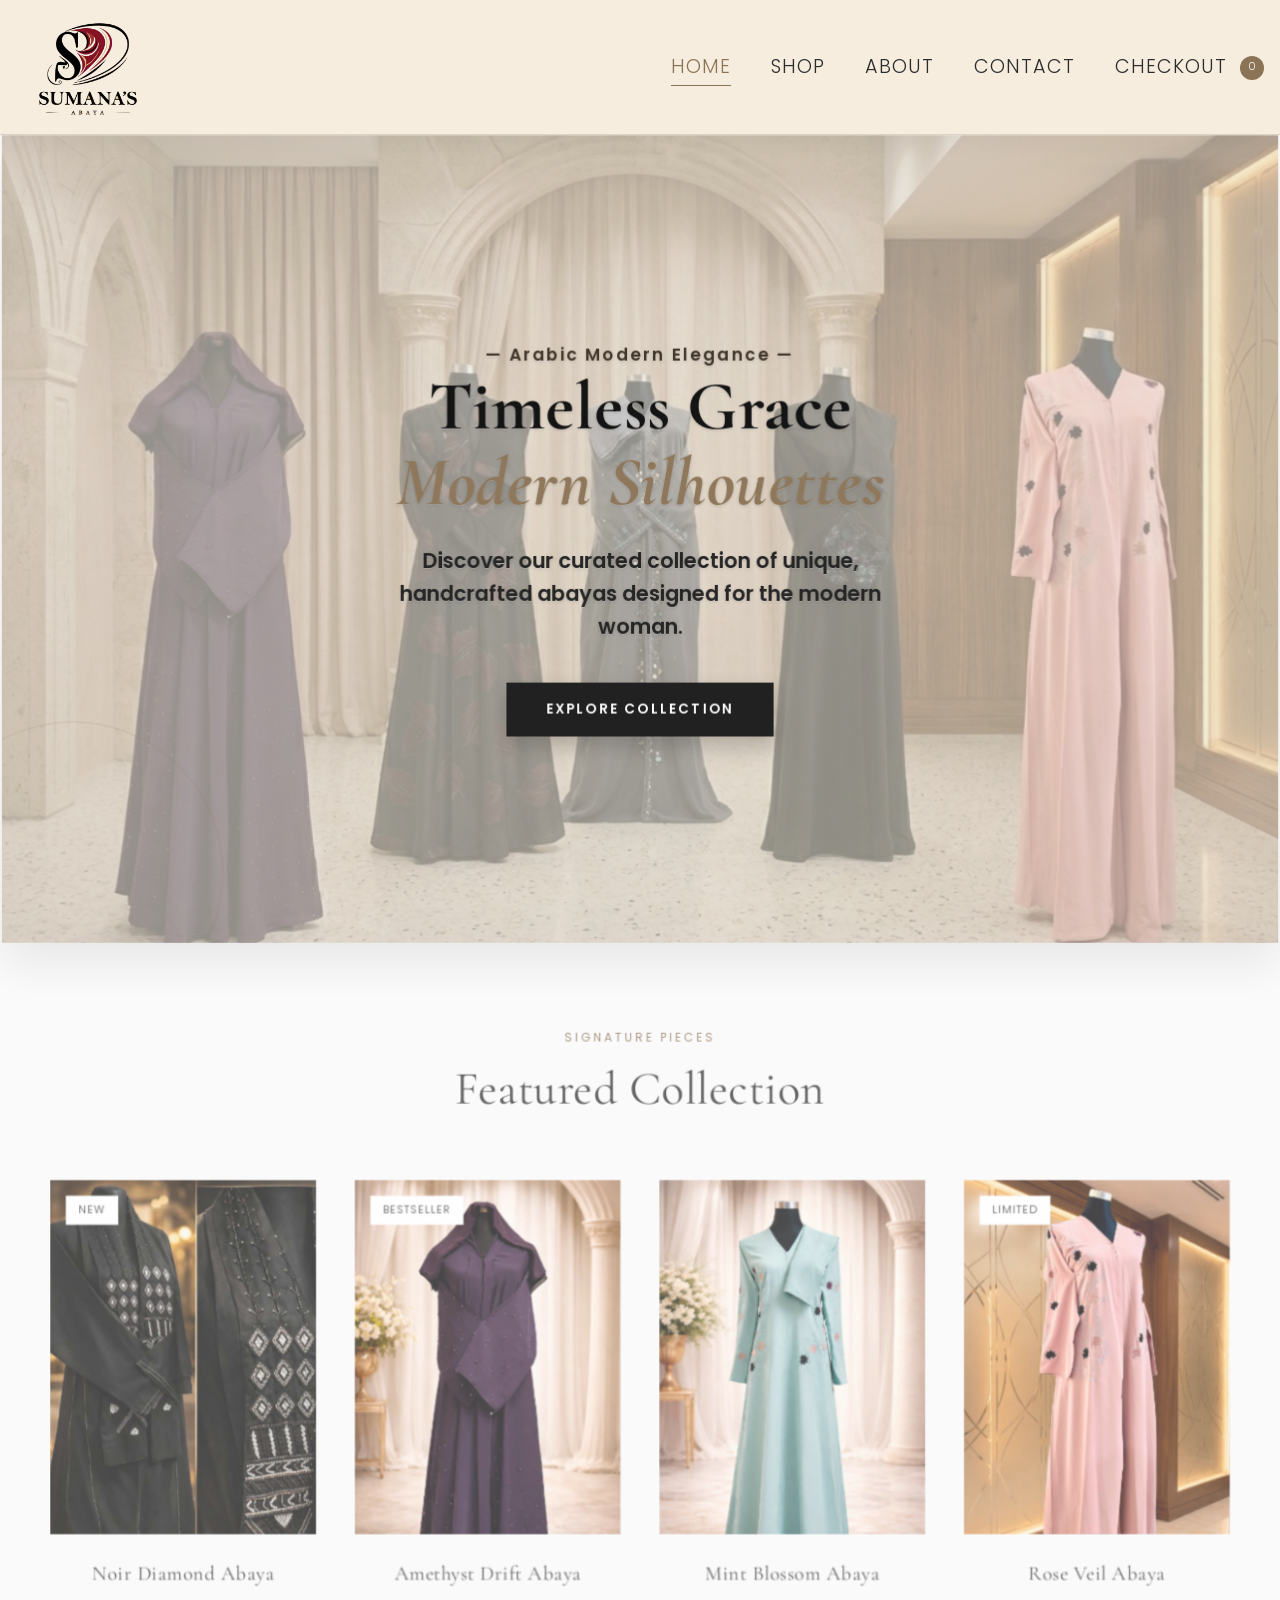
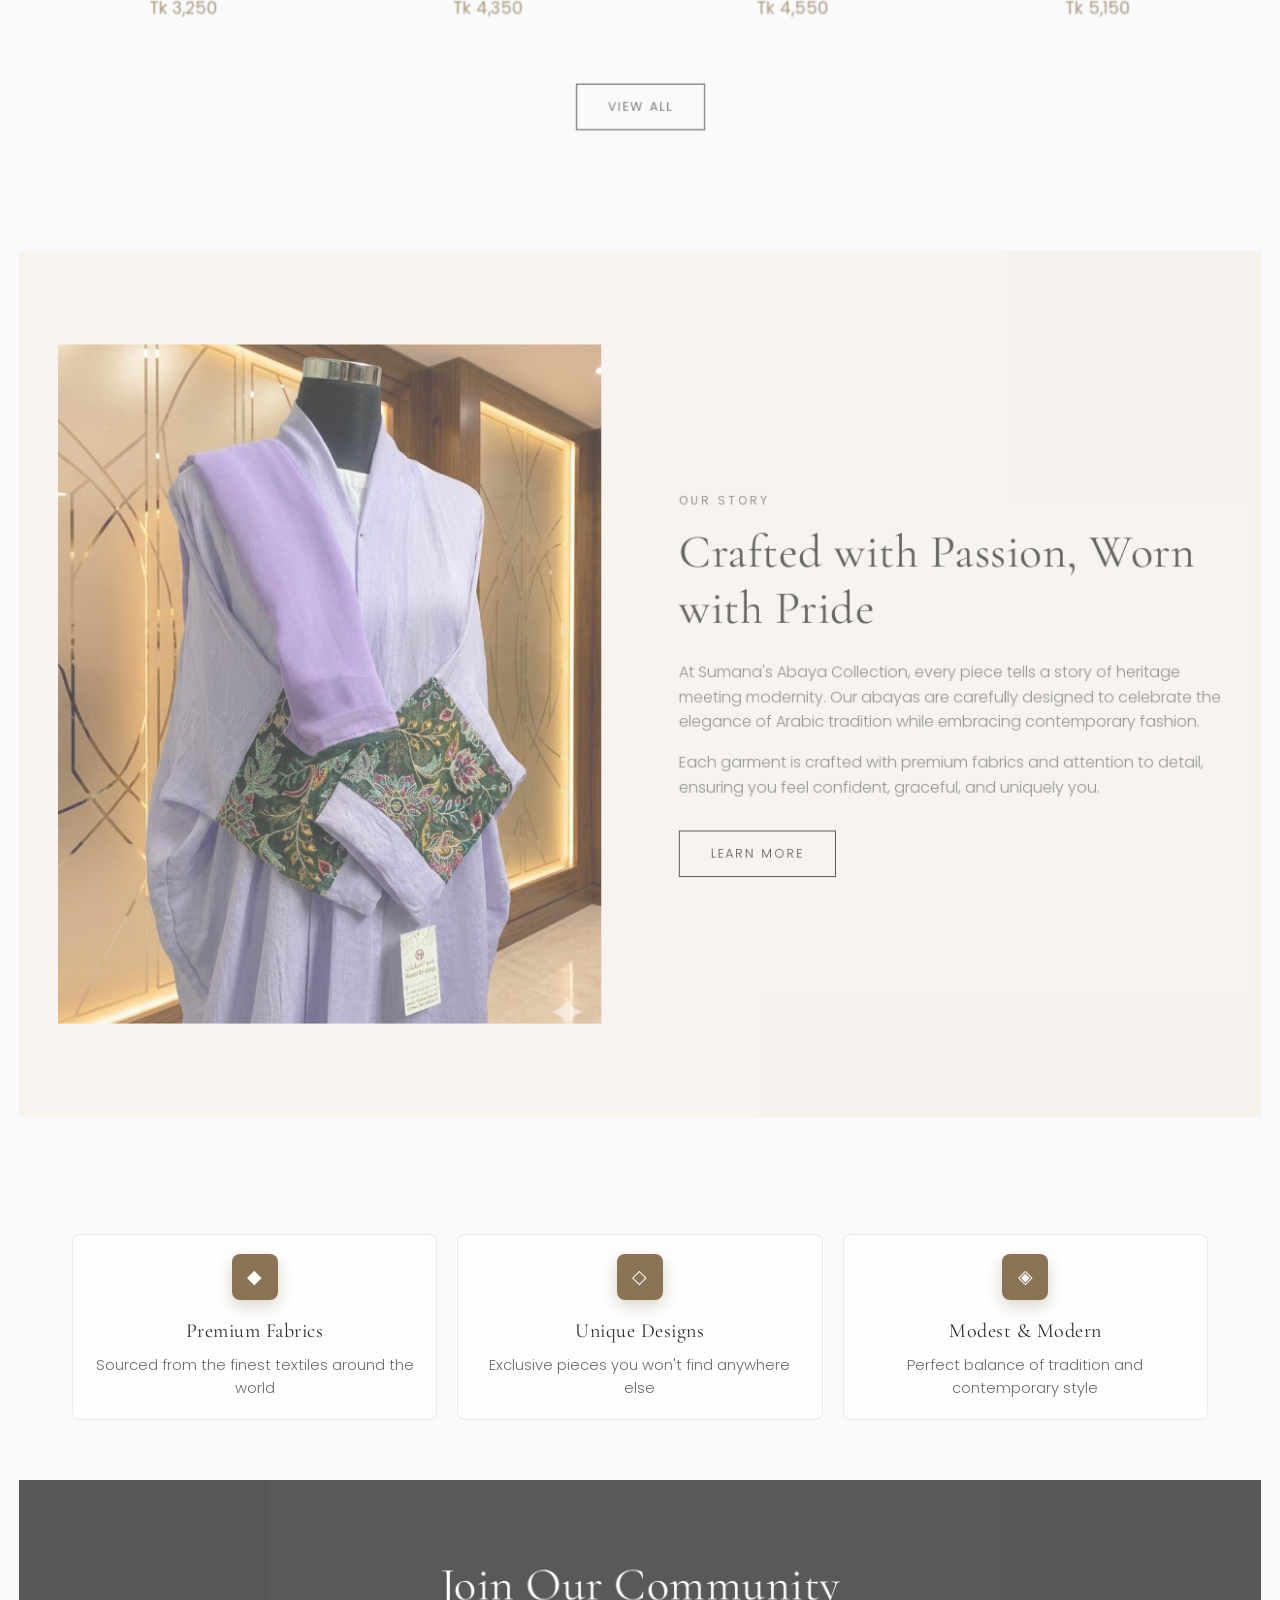
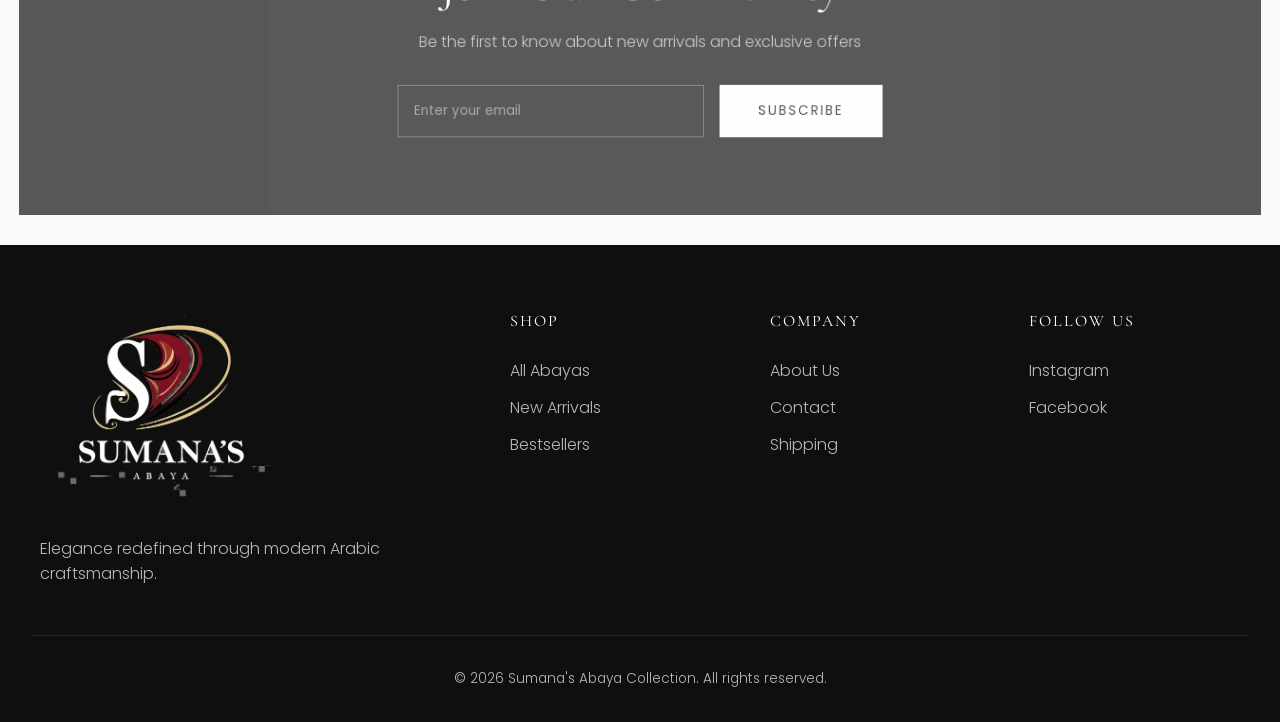
<file: index.html>
<!DOCTYPE html>
<html lang="en">
<head>
    <meta charset="UTF-8">
    <meta name="viewport" content="width=device-width, initial-scale=1.0">
    <meta name="description" content="Discover handcrafted modern abayas with timeless Arabic elegance from Sumana's Abaya Collection.">
    <meta property="og:title" content="Sumana's Abaya Collection">
    <meta property="og:description" content="Modern Arabic elegance with handcrafted abayas.">
    <meta property="og:type" content="website">
    <meta property="og:image" content="assets/images/Hero_bg.png">
    <link rel="icon" type="image/png" href="assets/images/DP-logo.png">
    <title>Sumana's Abaya Collection | Modern Arabic Elegance</title>
    <link rel="stylesheet" href="styles.css?v=20260506-2">
    <link href="https://fonts.googleapis.com/css2?family=Cormorant+Garamond:wght@300;400;500;600&family=Poppins:wght@300;400;500&display=swap" rel="stylesheet">
</head>
<body>
    <!-- Navigation -->
    <nav class="navbar">
        <div class="nav-container">
            <a href="index.html" class="logo"><img src="assets/images/DP-logo.png" alt="Sumana's Abaya logo"></a>
            <ul class="nav-links" id="navLinks">
                <li><a href="index.html" class="active">Home</a></li>
                <li><a href="shop.html">Shop</a></li>
                <li><a href="about.html">About</a></li>
                <li><a href="contact.html">Contact</a></li>
                <li><a href="checkout.html">Checkout <span class="cart-count" data-cart-count>0</span></a></li>
            </ul>
            <button class="menu-toggle" id="menuToggle" type="button" aria-label="Toggle menu">☰</button>
        </div>
    </nav>

    <!-- Hero Section -->
    <section class="hero">
        <div class="hero-content">
            <p class="hero-subtitle">— Arabic Modern Elegance —</p>
            <h1>Timeless Grace<br><em>Modern Silhouettes</em></h1>
            <p class="hero-text">Discover our curated collection of unique, handcrafted abayas designed for the modern woman.</p>
            <a href="shop.html" class="btn-primary">Explore Collection</a>
        </div>
    </section>

    <!-- Featured Collection -->
    <section class="section">
        <div class="section-header">
            <p class="eyebrow">Signature Pieces</p>
            <h2>Featured Collection</h2>
        </div>
        <div class="product-grid">
            <div class="product-card" data-product-id="1">
                <div class="product-image">
                    <img src="assets/images/abaya_1.jpg" alt="Noir Diamond Abaya">
                    <span class="product-badge">New</span>
                </div>
                <h3>Noir Diamond Abaya</h3>
                <p class="product-price">Tk 3,250</p>
            </div>
            <div class="product-card" data-product-id="6">
                <div class="product-image">
                    <img src="assets/images/abaya_6.jpg" alt="Amethyst Drift Abaya">
                    <span class="product-badge">Bestseller</span>
                </div>
                <h3>Amethyst Drift Abaya</h3>
                <p class="product-price">Tk 3,450</p>
            </div>
            <div class="product-card" data-product-id="7">
                <div class="product-image">
                    <img src="assets/images/abaya_7.jpg" alt="Mint Blossom Abaya">
                </div>
                <h3>Mint Blossom Abaya</h3>
                <p class="product-price">Tk 3,700</p>
            </div>
            <div class="product-card" data-product-id="10">
                <div class="product-image">
                    <img src="assets/images/abaya_10.jpg" alt="Rose Veil Abaya">
                    <span class="product-badge">Limited</span>
                </div>
                <h3>Rose Veil Abaya</h3>
                <p class="product-price">Tk 3,950</p>
            </div>
        </div>
        <div class="text-center">
            <a href="shop.html" class="btn-secondary">View All</a>
        </div>
    </section>

    <!-- About Preview -->
    <section class="about-preview">
        <div class="about-grid">
            <div class="about-image">
                <div class="image-placeholder"><img src="assets/images/abaya_11.jpg" alt="Lavender Garden Abaya"></div>
            </div>
            <div class="about-text">
                <p class="eyebrow">Our Story</p>
                <h2>Crafted with Passion, Worn with Pride</h2>
                <p>At Sumana's Abaya Collection, every piece tells a story of heritage meeting modernity. Our abayas are carefully designed to celebrate the elegance of Arabic tradition while embracing contemporary fashion.</p>
                <p>Each garment is crafted with premium fabrics and attention to detail, ensuring you feel confident, graceful, and uniquely you.</p>
                <a href="about.html" class="btn-secondary">Learn More</a>
            </div>
        </div>
    </section>

    <!-- Features -->
    <section class="features">
        <div class="feature-item">
            <div class="feature-icon">◆</div>
            <h3>Premium Fabrics</h3>
            <p>Sourced from the finest textiles around the world</p>
        </div>
        <div class="feature-item">
            <div class="feature-icon">◇</div>
            <h3>Unique Designs</h3>
            <p>Exclusive pieces you won't find anywhere else</p>
        </div>
        <div class="feature-item">
            <div class="feature-icon">◈</div>
            <h3>Modest & Modern</h3>
            <p>Perfect balance of tradition and contemporary style</p>
        </div>
    </section>

    <!-- Newsletter -->
    <section class="newsletter">
        <h2>Join Our Community</h2>
        <p>Be the first to know about new arrivals and exclusive offers</p>
        <form class="newsletter-form">
            <input type="email" placeholder="Enter your email" required>
            <button type="submit" class="btn-primary">Subscribe</button>
        </form>
    </section>

    <!-- Footer -->
    <footer class="footer">
        <div class="footer-content">
            <div class="footer-col">
                <h3 class="logo"><img src="assets/images/Footer_logo-transparent.png" alt="Sumana's Abaya logo"></h3>
                <p>Elegance redefined through modern Arabic craftsmanship.</p>
            </div>
            <div class="footer-col">
                <h4>Shop</h4>
                <ul>
                    <li><a href="shop.html">All Abayas</a></li>
                    <li><a href="shop.html">New Arrivals</a></li>
                    <li><a href="shop.html">Bestsellers</a></li>
                </ul>
            </div>
            <div class="footer-col">
                <h4>Company</h4>
                <ul>
                    <li><a href="about.html">About Us</a></li>
                    <li><a href="contact.html">Contact</a></li>
                    <li><a href="contact.html">Shipping</a></li>
                </ul>
            </div>
            <div class="footer-col">
                <h4>Follow Us</h4>
                <div class="social-links">
                    <a href="https://www.instagram.com/sumanas_abaya_collection?utm_source=ig_web_button_share_sheet&igsh=ZDNlZDc0MzIxNw==" target="_blank" rel="noopener noreferrer">Instagram</a>
                    <a href="https://www.facebook.com/profile.php?id=61568886278308" target="_blank" rel="noopener noreferrer">Facebook</a>
                    
                </div>
            </div>
        </div>
        <div class="footer-bottom">
            <p>© 2026 Sumana's Abaya Collection. All rights reserved.</p>
        </div>
    </footer>

    <script src="script.js?v=20260506-5"></script>
</body>
</html>
</file>
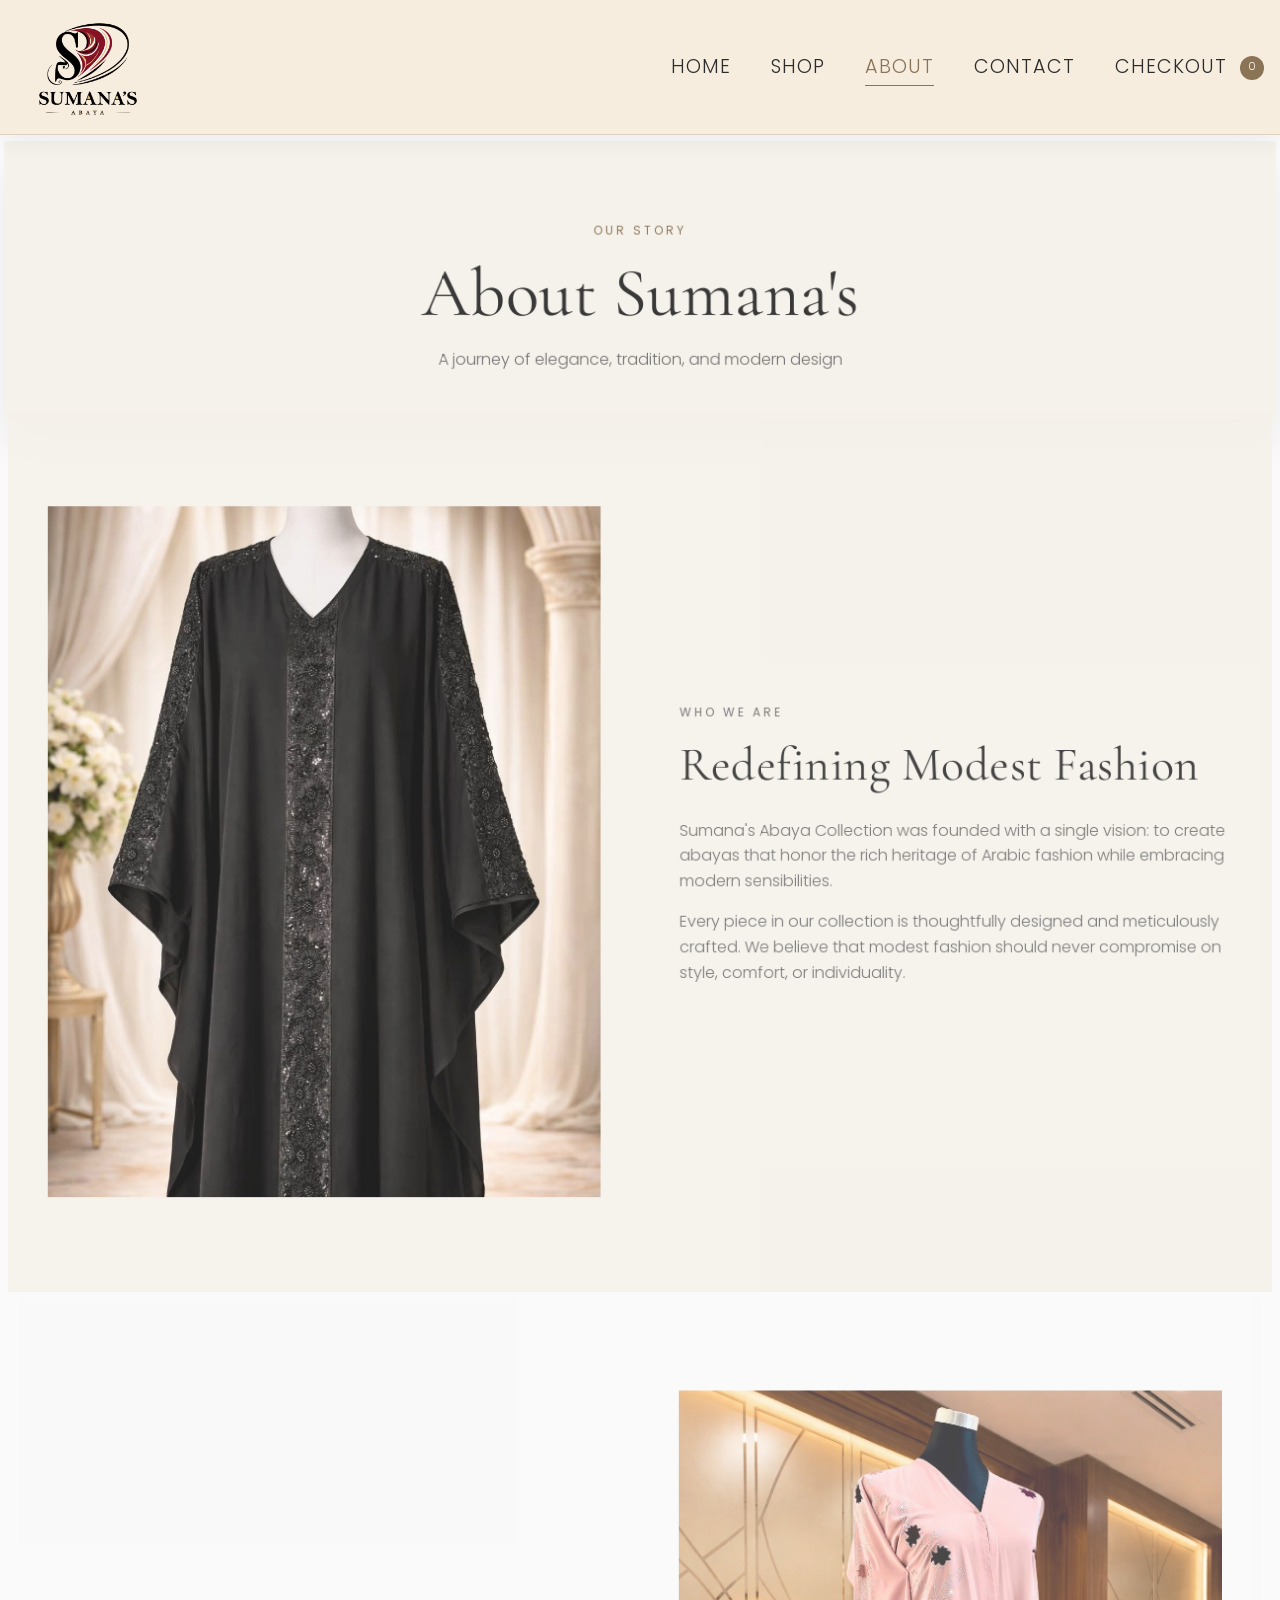
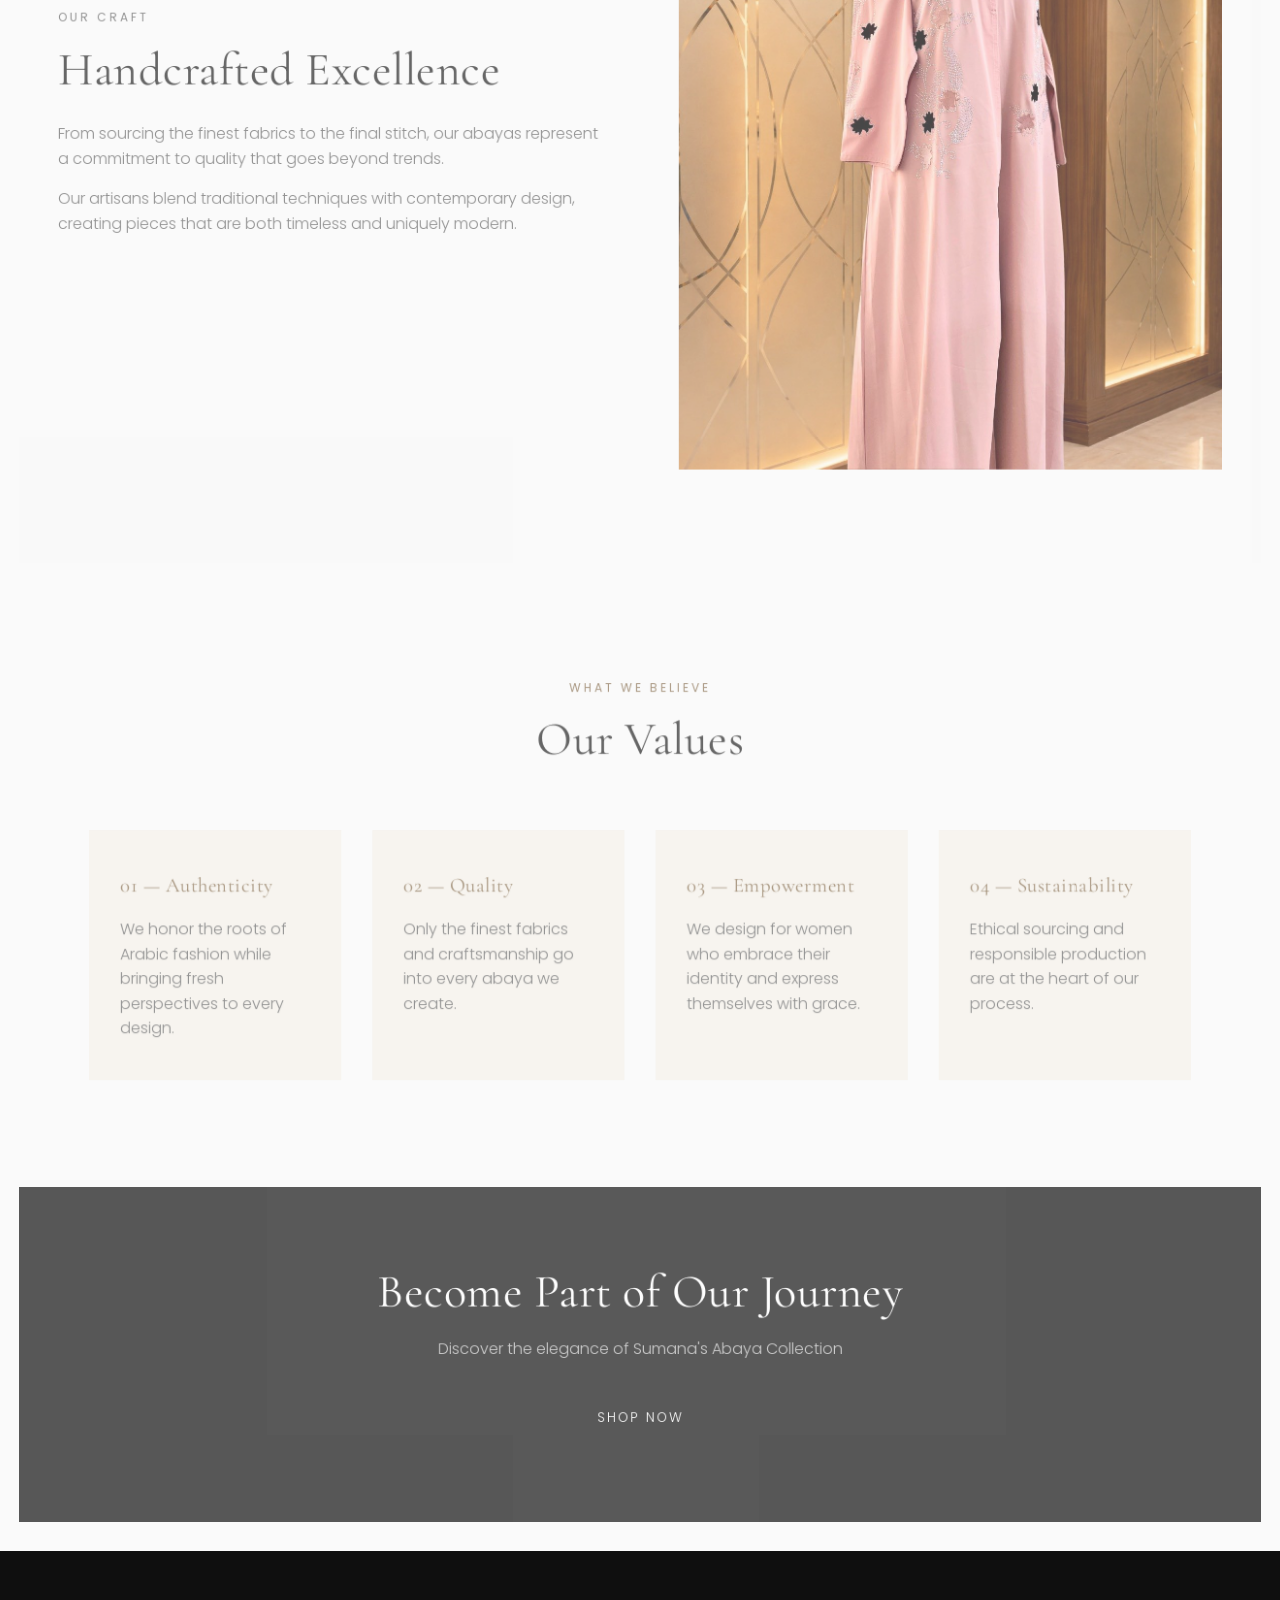
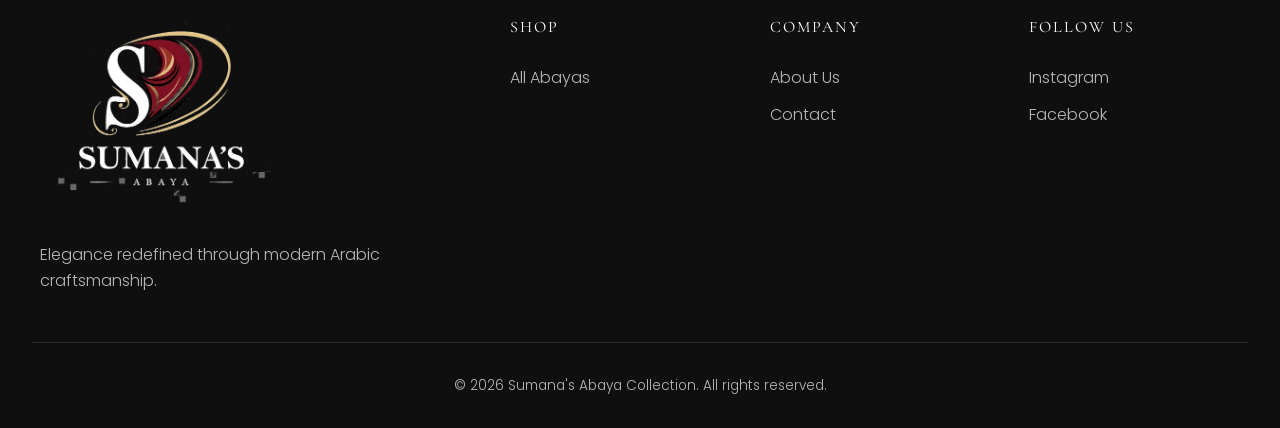
<file: about.html>
<!DOCTYPE html>
<html lang="en">
<head>
    <meta charset="UTF-8">
    <meta name="viewport" content="width=device-width, initial-scale=1.0">
    <meta name="description" content="Learn about Sumana's Abaya Collection, our craft, values, and approach to modern modest fashion.">
    <meta property="og:title" content="About | Sumana's Abaya Collection">
    <meta property="og:description" content="Our story of modest luxury and handcrafted quality.">
    <meta property="og:type" content="website">
    <meta property="og:image" content="assets/images/abaya_8.jpg">
    <link rel="icon" type="image/png" href="assets/images/DP-logo.png">
    <title>About | Sumana's Abaya Collection</title>
    <link rel="stylesheet" href="styles.css?v=20260506-2">
    <link href="https://fonts.googleapis.com/css2?family=Cormorant+Garamond:wght@300;400;500;600&family=Poppins:wght@300;400;500&display=swap" rel="stylesheet">
</head>
<body>
    <nav class="navbar">
        <div class="nav-container">
            <a href="index.html" class="logo"><img src="assets/images/DP-logo.png" alt="Sumana's Abaya logo"></a>
            <ul class="nav-links" id="navLinks">
                <li><a href="index.html">Home</a></li>
                <li><a href="shop.html">Shop</a></li>
                <li><a href="about.html" class="active">About</a></li>
                <li><a href="contact.html">Contact</a></li>
                <li><a href="checkout.html">Checkout <span class="cart-count" data-cart-count>0</span></a></li>
            </ul>
            <button class="menu-toggle" id="menuToggle" type="button" aria-label="Toggle menu">☰</button>
        </div>
    </nav>

    <section class="page-header">
        <p class="eyebrow">Our Story</p>
        <h1>About Sumana's</h1>
        <p>A journey of elegance, tradition, and modern design</p>
    </section>

    <section class="about-preview">
        <div class="about-grid">
            <div class="about-image">
                <div class="image-placeholder"><img src="assets/images/abaya_8.jpg" alt="Noir Celeste Kaftan"></div>
            </div>
            <div class="about-text">
                <p class="eyebrow">Who We Are</p>
                <h2>Redefining Modest Fashion</h2>
                <p>Sumana's Abaya Collection was founded with a single vision: to create abayas that honor the rich heritage of Arabic fashion while embracing modern sensibilities.</p>
                <p>Every piece in our collection is thoughtfully designed and meticulously crafted. We believe that modest fashion should never compromise on style, comfort, or individuality.</p>
            </div>
        </div>
    </section>

    <section class="about-preview alt">
        <div class="about-grid reverse">
            <div class="about-image">
                <div class="image-placeholder"><img src="assets/images/abaya_10.jpg" alt="Rose Veil Abaya"></div>
            </div>
            <div class="about-text">
                <p class="eyebrow">Our Craft</p>
                <h2>Handcrafted Excellence</h2>
                <p>From sourcing the finest fabrics to the final stitch, our abayas represent a commitment to quality that goes beyond trends.</p>
                <p>Our artisans blend traditional techniques with contemporary design, creating pieces that are both timeless and uniquely modern.</p>
            </div>
        </div>
    </section>

    <section class="values">
        <div class="section-header">
            <p class="eyebrow">What We Believe</p>
            <h2>Our Values</h2>
        </div>
        <div class="values-grid">
            <div class="value-card">
                <h3>01 — Authenticity</h3>
                <p>We honor the roots of Arabic fashion while bringing fresh perspectives to every design.</p>
            </div>
            <div class="value-card">
                <h3>02 — Quality</h3>
                <p>Only the finest fabrics and craftsmanship go into every abaya we create.</p>
            </div>
            <div class="value-card">
                <h3>03 — Empowerment</h3>
                <p>We design for women who embrace their identity and express themselves with grace.</p>
            </div>
            <div class="value-card">
                <h3>04 — Sustainability</h3>
                <p>Ethical sourcing and responsible production are at the heart of our process.</p>
            </div>
        </div>
    </section>

    <section class="newsletter">
        <h2>Become Part of Our Journey</h2>
        <p>Discover the elegance of Sumana's Abaya Collection</p>
        <a href="shop.html" class="btn-primary">Shop Now</a>
    </section>

    <footer class="footer">
        <div class="footer-content">
            <div class="footer-col">
                <h3 class="logo"><img src="assets/images/Footer_logo-transparent.png" alt="Sumana's Abaya logo"></h3>
                <p>Elegance redefined through modern Arabic craftsmanship.</p>
            </div>
            <div class="footer-col">
                <h4>Shop</h4>
                <ul>
                    <li><a href="shop.html">All Abayas</a></li>
                </ul>
            </div>
            <div class="footer-col">
                <h4>Company</h4>
                <ul>
                    <li><a href="about.html">About Us</a></li>
                    <li><a href="contact.html">Contact</a></li>
                </ul>
            </div>
            <div class="footer-col">
                <h4>Follow Us</h4>
                <div class="social-links">
                    <a href="https://www.instagram.com/sumanas_abaya_collection?utm_source=ig_web_button_share_sheet&igsh=ZDNlZDc0MzIxNw==" target="_blank" rel="noopener noreferrer">Instagram</a>
                    <a href="https://www.facebook.com/profile.php?id=61568886278308" target="_blank" rel="noopener noreferrer">Facebook</a>
                </div>
            </div>
        </div>
        <div class="footer-bottom">
            <p>© 2026 Sumana's Abaya Collection. All rights reserved.</p>
        </div>
    </footer>

    <script src="script.js?v=20260506-5"></script>
</body>
</html>
</file>
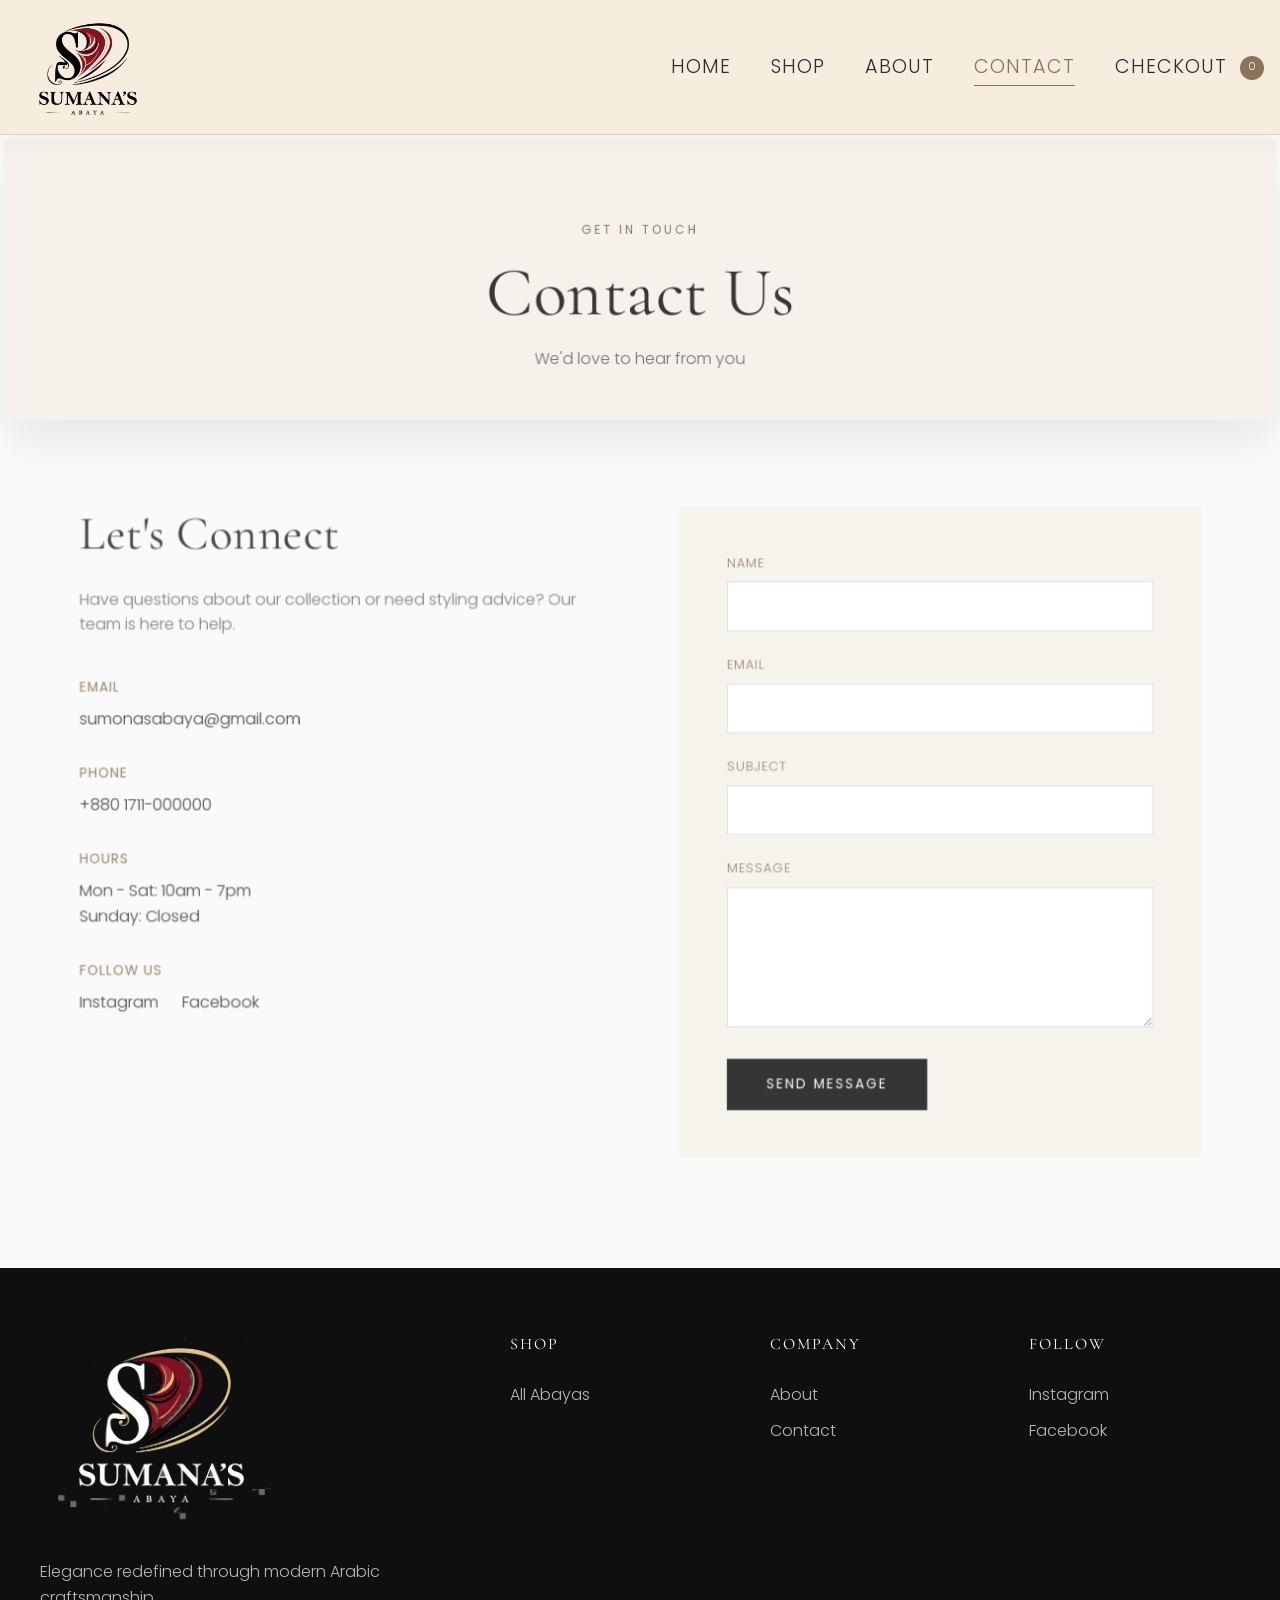
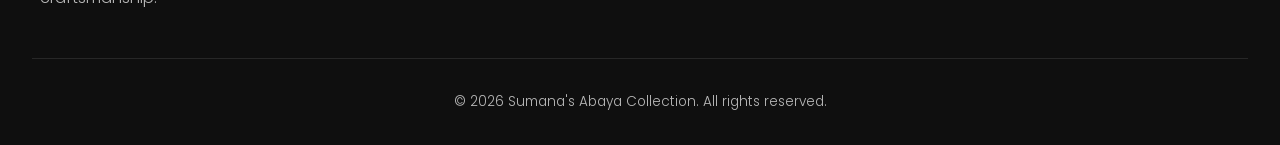
<file: contact.html>
<!DOCTYPE html>
<html lang="en">
<head>
    <meta charset="UTF-8">
    <meta name="viewport" content="width=device-width, initial-scale=1.0">
    <meta name="description" content="Contact Sumana's Abaya Collection for orders, styling support, and customer service.">
    <meta property="og:title" content="Contact | Sumana's Abaya Collection">
    <meta property="og:description" content="Get in touch with Sumana's Abaya team.">
    <meta property="og:type" content="website">
    <meta property="og:image" content="assets/images/DP-logo.png">
    <link rel="icon" type="image/png" href="assets/images/DP-logo.png">
    <title>Contact | Sumana's Abaya Collection</title>
    <link rel="stylesheet" href="styles.css?v=20260506-2">
    <link href="https://fonts.googleapis.com/css2?family=Cormorant+Garamond:wght@300;400;500;600&family=Poppins:wght@300;400;500&display=swap" rel="stylesheet">
</head>
<body>
    <nav class="navbar">
        <div class="nav-container">
            <a href="index.html" class="logo"><img src="assets/images/DP-logo.png" alt="Sumana's Abaya logo"></a>
            <ul class="nav-links" id="navLinks">
                <li><a href="index.html">Home</a></li>
                <li><a href="shop.html">Shop</a></li>
                <li><a href="about.html">About</a></li>
                <li><a href="contact.html" class="active">Contact</a></li>
                <li><a href="checkout.html">Checkout <span class="cart-count" data-cart-count>0</span></a></li>
            </ul>
            <button class="menu-toggle" id="menuToggle" type="button" aria-label="Toggle menu">☰</button>
        </div>
    </nav>

    <section class="page-header">
        <p class="eyebrow">Get in Touch</p>
        <h1>Contact Us</h1>
        <p>We'd love to hear from you</p>
    </section>

    <section class="contact-section">
        <div class="contact-grid">
            <div class="contact-info">
                <h2>Let's Connect</h2>
                <p>Have questions about our collection or need styling advice? Our team is here to help.</p>
                
                <div class="contact-item">
                    <h4>Email</h4>
                    <p>sumonasabaya@gmail.com</p>
                </div>
                <div class="contact-item">
                    <h4>Phone</h4>
                    <p>+880 1711-000000</p>
                </div>
                <div class="contact-item">
                    <h4>Hours</h4>
                    <p>Mon - Sat: 10am - 7pm<br>Sunday: Closed</p>
                </div>
                <div class="contact-item">
                    <h4>Follow Us</h4>
                    <div class="social-links">
                        <a href="https://www.instagram.com/sumanas_abaya_collection?utm_source=ig_web_button_share_sheet&igsh=ZDNlZDc0MzIxNw==" target="_blank" rel="noopener noreferrer">Instagram</a>
                        <a href="https://www.facebook.com/profile.php?id=61568886278308" target="_blank" rel="noopener noreferrer">Facebook</a>
                        
                    </div>
                </div>
            </div>
            
            <form class="contact-form" id="contactForm">
                <div class="form-group">
                    <label>Name</label>
                    <input type="text" required>
                </div>
                <div class="form-group">
                    <label>Email</label>
                    <input type="email" required>
                </div>
                <div class="form-group">
                    <label>Subject</label>
                    <input type="text" required>
                </div>
                <div class="form-group">
                    <label>Message</label>
                    <textarea rows="5" required></textarea>
                </div>
                <button type="submit" class="btn-primary">Send Message</button>
            </form>
        </div>
    </section>

    <footer class="footer">
        <div class="footer-content">
            <div class="footer-col">
                <h3 class="logo"><img src="assets/images/Footer_logo-transparent.png" alt="Sumana's Abaya logo"></h3>
                <p>Elegance redefined through modern Arabic craftsmanship.</p>
            </div>
            <div class="footer-col">
                <h4>Shop</h4>
                <ul>
                    <li><a href="shop.html">All Abayas</a></li>
                </ul>
            </div>
            <div class="footer-col">
                <h4>Company</h4>
                <ul>
                    <li><a href="about.html">About</a></li>
                    <li><a href="contact.html">Contact</a></li>
                </ul>
            </div>
            <div class="footer-col">
                <h4>Follow</h4>
                <div class="social-links">
                    <a href="https://www.instagram.com/sumanas_abaya_collection?utm_source=ig_web_button_share_sheet&igsh=ZDNlZDc0MzIxNw==" target="_blank" rel="noopener noreferrer">Instagram</a>
                    <a href="https://www.facebook.com/profile.php?id=61568886278308" target="_blank" rel="noopener noreferrer">Facebook</a>
                </div>
            </div>
        </div>
        <div class="footer-bottom">
            <p>© 2026 Sumana's Abaya Collection. All rights reserved.</p>
        </div>
    </footer>

    <script src="script.js?v=20260506-5"></script>
</body>
</html>
</file>
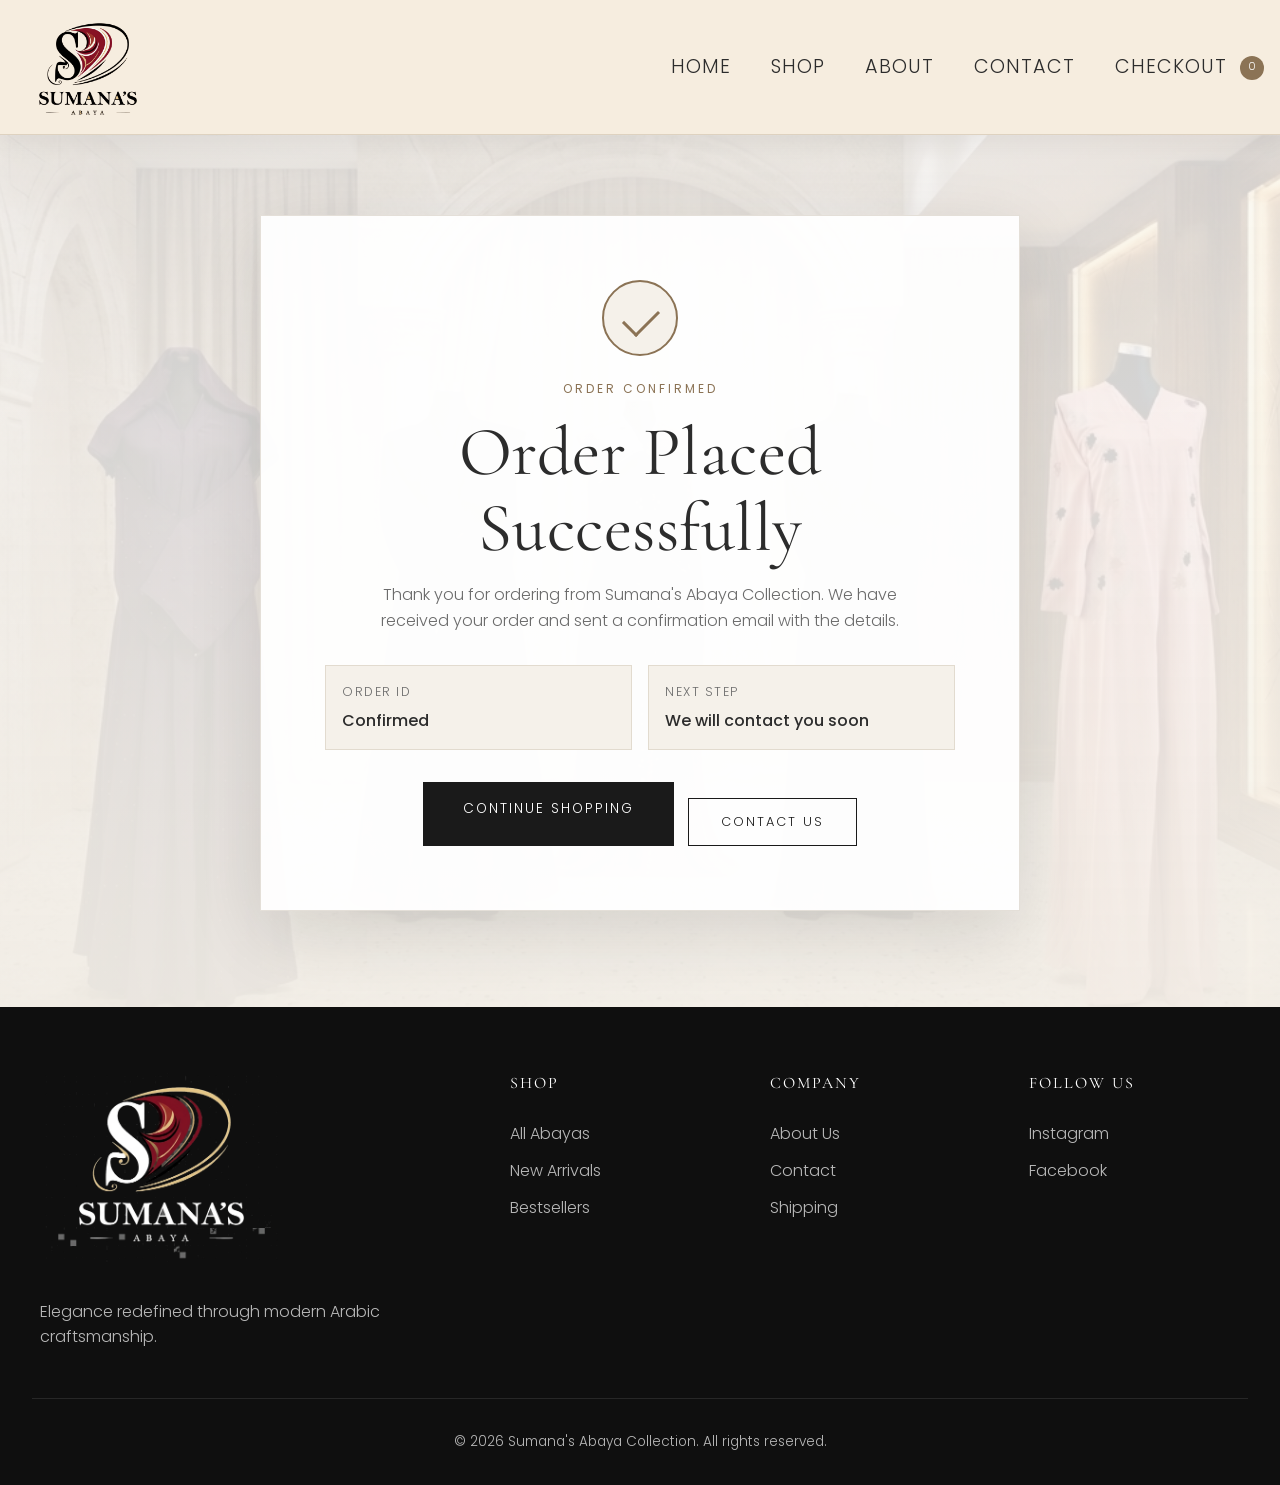
<file: order-success.html>
<!DOCTYPE html>
<html lang="en">
<head>
    <meta charset="UTF-8">
    <meta name="viewport" content="width=device-width, initial-scale=1.0">
    <meta name="description" content="Your order has been placed successfully with Sumana's Abaya Collection.">
    <meta property="og:title" content="Order Placed | Sumana's Abaya Collection">
    <meta property="og:description" content="Thank you for ordering from Sumana's Abaya Collection.">
    <meta property="og:type" content="website">
    <meta property="og:image" content="assets/images/DP-logo.png">
    <link rel="icon" type="image/png" href="assets/images/DP-logo.png">
    <title>Order Placed | Sumana's Abaya Collection</title>
    <link rel="stylesheet" href="styles.css?v=20260506-3">
    <link href="https://fonts.googleapis.com/css2?family=Cormorant+Garamond:wght@300;400;500;600&family=Poppins:wght@300;400;500&display=swap" rel="stylesheet">
</head>
<body>
    <nav class="navbar">
        <div class="nav-container">
            <a href="index.html" class="logo"><img src="assets/images/DP-logo.png" alt="Sumana's Abaya logo"></a>
            <ul class="nav-links" id="navLinks">
                <li><a href="index.html">Home</a></li>
                <li><a href="shop.html">Shop</a></li>
                <li><a href="about.html">About</a></li>
                <li><a href="contact.html">Contact</a></li>
                <li><a href="checkout.html">Checkout <span class="cart-count" data-cart-count>0</span></a></li>
            </ul>
            <button class="menu-toggle" id="menuToggle" type="button" aria-label="Toggle menu">Menu</button>
        </div>
    </nav>

    <main class="success-page">
        <section class="success-panel">
            <div class="success-mark" aria-hidden="true"></div>
            <p class="eyebrow">Order Confirmed</p>
            <h1>Order Placed Successfully</h1>
            <p class="success-copy">Thank you for ordering from Sumana's Abaya Collection. We have received your order and sent a confirmation email with the details.</p>

            <div class="success-details">
                <div>
                    <span>Order ID</span>
                    <strong id="successOrderId">Processing</strong>
                </div>
                <div>
                    <span>Next Step</span>
                    <strong>We will contact you soon</strong>
                </div>
            </div>

            <div class="success-actions">
                <a href="shop.html" class="btn-primary">Continue Shopping</a>
                <a href="contact.html" class="btn-secondary">Contact Us</a>
            </div>
        </section>
    </main>

    <footer class="footer">
        <div class="footer-content">
            <div class="footer-col">
                <h3 class="logo"><img src="assets/images/Footer_logo-transparent.png" alt="Sumana's Abaya logo"></h3>
                <p>Elegance redefined through modern Arabic craftsmanship.</p>
            </div>
            <div class="footer-col">
                <h4>Shop</h4>
                <ul>
                    <li><a href="shop.html">All Abayas</a></li>
                    <li><a href="shop.html">New Arrivals</a></li>
                    <li><a href="shop.html">Bestsellers</a></li>
                </ul>
            </div>
            <div class="footer-col">
                <h4>Company</h4>
                <ul>
                    <li><a href="about.html">About Us</a></li>
                    <li><a href="contact.html">Contact</a></li>
                    <li><a href="contact.html">Shipping</a></li>
                </ul>
            </div>
            <div class="footer-col">
                <h4>Follow Us</h4>
                <div class="social-links">
                    <a href="https://www.instagram.com/sumanas_abaya_collection?utm_source=ig_web_button_share_sheet&igsh=ZDNlZDc0MzIxNw==" target="_blank" rel="noopener noreferrer">Instagram</a>
                    <a href="https://www.facebook.com/profile.php?id=61568886278308" target="_blank" rel="noopener noreferrer">Facebook</a>
                </div>
            </div>
        </div>
        <div class="footer-bottom">
            <p>&copy; 2026 Sumana's Abaya Collection. All rights reserved.</p>
        </div>
    </footer>

    <script src="script.js?v=20260506-5"></script>
</body>
</html>
</file>
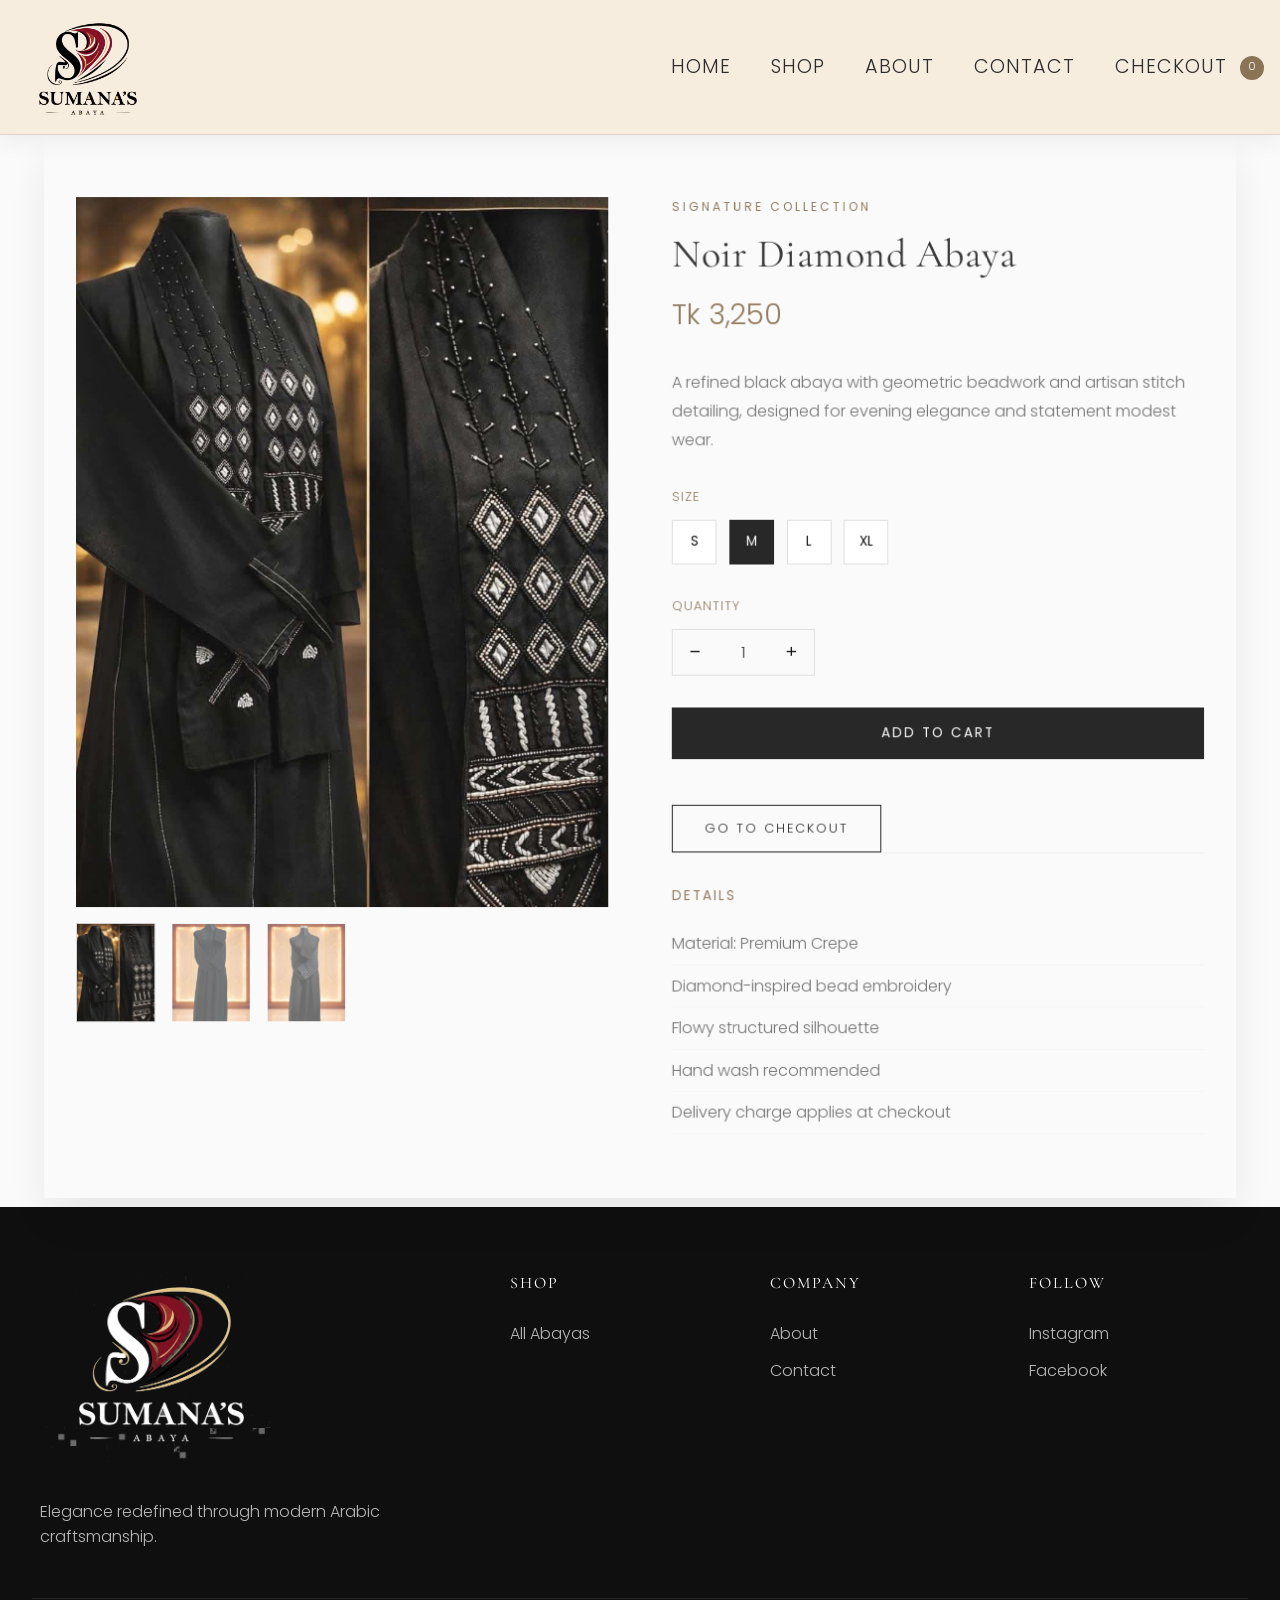
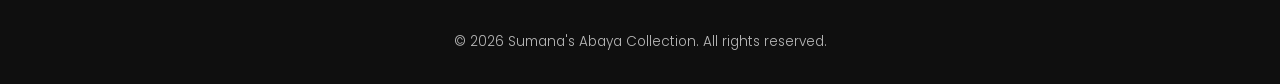
<file: product.html>
<!DOCTYPE html>
<html lang="en">
<head>
    <meta charset="UTF-8">
    <meta name="viewport" content="width=device-width, initial-scale=1.0">
    <meta name="description" content="Explore detailed abaya product views, sizing, and craftsmanship from Sumana's Abaya Collection.">
    <meta property="og:title" content="Product | Sumana's Abaya Collection">
    <meta property="og:description" content="Premium modestwear with handcrafted details.">
    <meta property="og:type" content="product">
    <meta property="og:image" content="assets/images/abaya_1.jpg">
    <link rel="icon" type="image/png" href="assets/images/DP-logo.png">
    <title>Product | Sumana's Abaya Collection</title>
    <link rel="stylesheet" href="styles.css?v=20260506-2">
    <link href="https://fonts.googleapis.com/css2?family=Cormorant+Garamond:wght@300;400;500;600&family=Poppins:wght@300;400;500&display=swap" rel="stylesheet">
</head>
<body>
    <nav class="navbar">
        <div class="nav-container">
            <a href="index.html" class="logo"><img src="assets/images/DP-logo.png" alt="Sumana's Abaya logo"></a>
            <ul class="nav-links" id="navLinks">
                <li><a href="index.html">Home</a></li>
                <li><a href="shop.html">Shop</a></li>
                <li><a href="about.html">About</a></li>
                <li><a href="contact.html">Contact</a></li>
                <li><a href="checkout.html">Checkout <span class="cart-count" data-cart-count>0</span></a></li>
            </ul>
            <button class="menu-toggle" id="menuToggle" type="button" aria-label="Toggle menu">☰</button>
        </div>
    </nav>

    <section class="product-detail">
        <div class="product-detail-grid">
            <div class="product-gallery">
                <div class="main-image magnify-target"><img src="assets/images/abaya_1.jpg" alt="Noir Diamond Abaya"></div>
                <div class="thumbnails">
                    <div class="thumb active"><img src="assets/images/abaya_1.jpg" alt="Noir Diamond view 1"></div>
                    <div class="thumb"><img src="assets/images/abaya_3.jpg" alt="Noir Diamond view 2"></div>
                    <div class="thumb"><img src="assets/images/abaya_12.jpg" alt="Noir Diamond view 3"></div>
                </div>
            </div>
            <div class="product-info">
                <p class="eyebrow">Signature Collection</p>
                <h1>Noir Diamond Abaya</h1>
                <p class="price-large">Tk 3,250</p>
                <p class="product-desc">A refined black abaya with geometric beadwork and artisan stitch detailing, designed for evening elegance and statement modest wear.</p>
                
                <div class="option-group">
                    <label>Size</label>
                    <div class="size-options">
                        <button class="size-btn">S</button>
                        <button class="size-btn active">M</button>
                        <button class="size-btn">L</button>
                        <button class="size-btn">XL</button>
                    </div>
                </div>
                
                <div class="option-group">
                    <label>Quantity</label>
                    <div class="quantity">
                        <button class="qty-btn" id="decrease">−</button>
                        <span id="qtyValue">1</span>
                        <button class="qty-btn" id="increase">+</button>
                    </div>
                </div>
                
                <div class="product-actions">
                    <button class="btn-primary add-to-cart">Add to Cart</button>
                    <a href="checkout.html" class="btn-secondary">Go to Checkout</a>
                </div>
                
                <div class="product-details">
                    <h4>Details</h4>
                    <ul>
                        <li>Material: Premium Crepe</li>
                        <li>Diamond-inspired bead embroidery</li>
                        <li>Flowy structured silhouette</li>
                        <li>Hand wash recommended</li>
                        <li>Delivery charge applies at checkout</li>
                    </ul>
                </div>
            </div>
        </div>
    </section>

    <footer class="footer">
        <div class="footer-content">
            <div class="footer-col">
                <h3 class="logo"><img src="assets/images/Footer_logo-transparent.png" alt="Sumana's Abaya logo"></h3>
                <p>Elegance redefined through modern Arabic craftsmanship.</p>
            </div>
            <div class="footer-col">
                <h4>Shop</h4>
                <ul><li><a href="shop.html">All Abayas</a></li></ul>
            </div>
            <div class="footer-col">
                <h4>Company</h4>
                <ul>
                    <li><a href="about.html">About</a></li>
                    <li><a href="contact.html">Contact</a></li>
                </ul>
            </div>
            <div class="footer-col">
                <h4>Follow</h4>
                <div class="social-links">
                    <a href="https://www.instagram.com/sumanas_abaya_collection?utm_source=ig_web_button_share_sheet&igsh=ZDNlZDc0MzIxNw==" target="_blank" rel="noopener noreferrer">Instagram</a>
                    <a href="https://www.facebook.com/profile.php?id=61568886278308" target="_blank" rel="noopener noreferrer">Facebook</a>
                </div>
            </div>
        </div>
        <div class="footer-bottom">
            <p>© 2026 Sumana's Abaya Collection. All rights reserved.</p>
        </div>
    </footer>

    <script type="application/ld+json" id="productSchema"></script>
    <script src="script.js?v=20260506-5"></script>
</body>
</html>
</file>
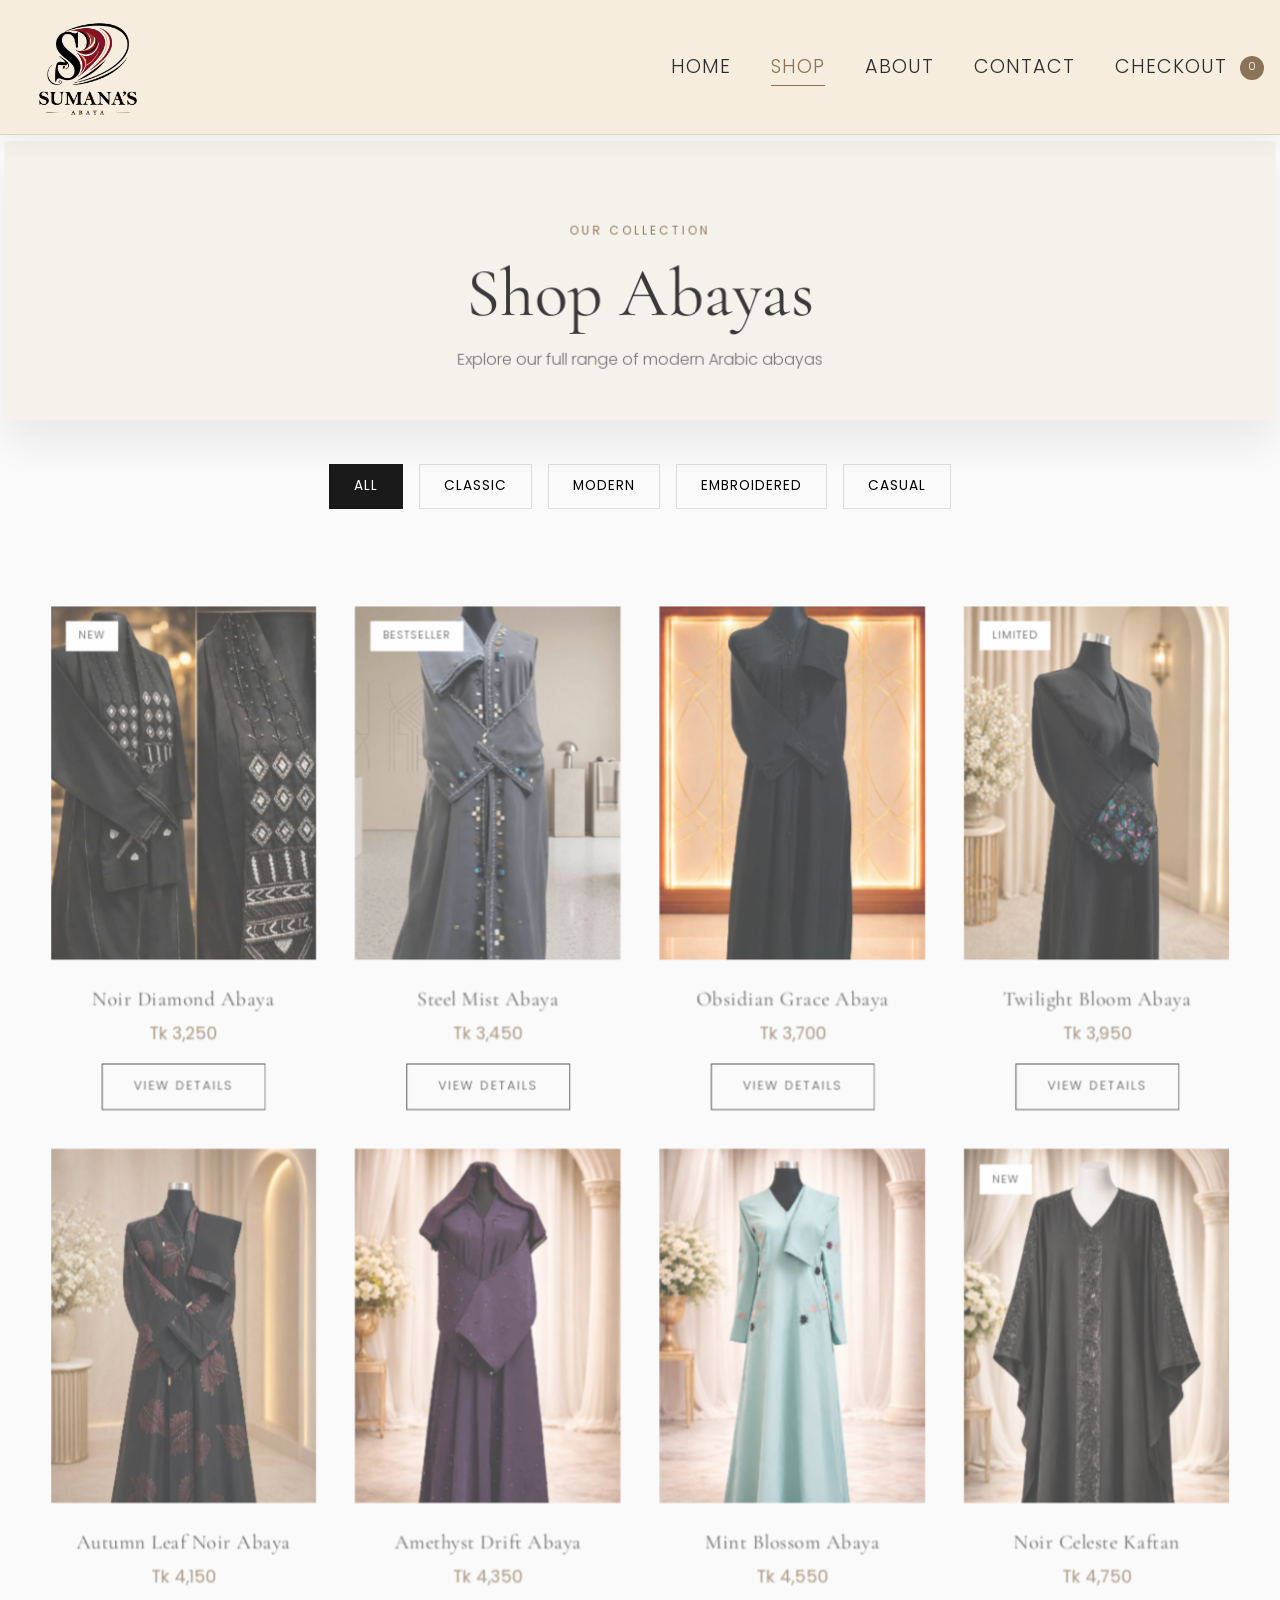
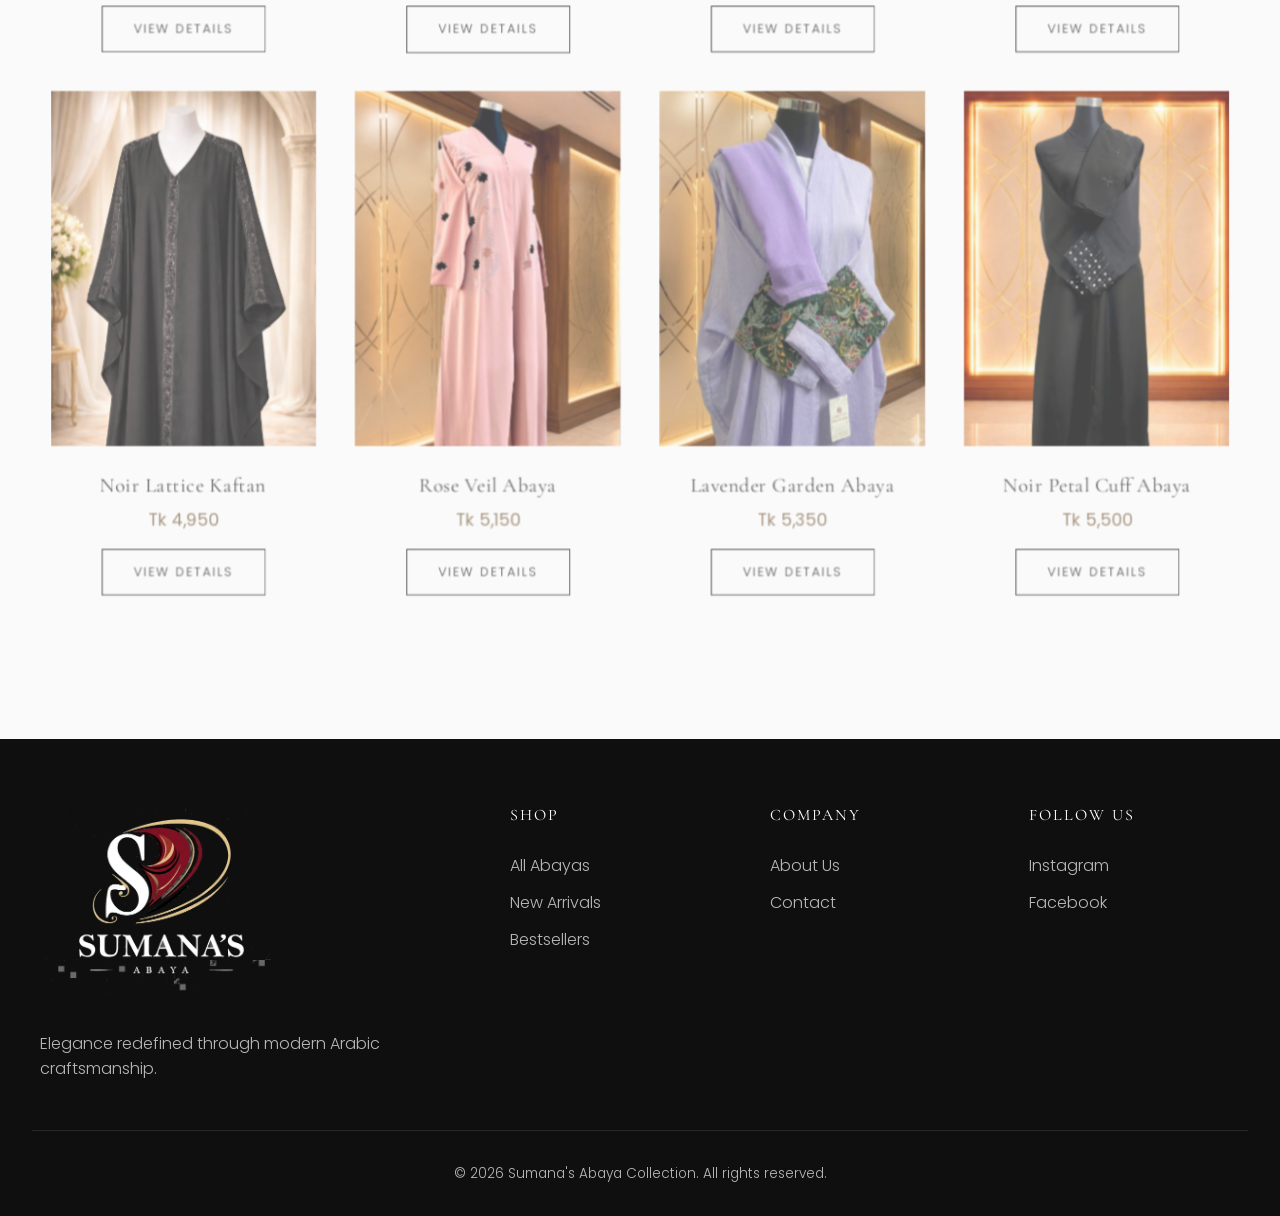
<file: shop.html>
<!DOCTYPE html>
<html lang="en">
<head>
    <meta charset="UTF-8">
    <meta name="viewport" content="width=device-width, initial-scale=1.0">
    <meta name="description" content="Shop the full abaya collection from Sumana's Abaya with modern, classic, embroidered, and casual styles.">
    <meta property="og:title" content="Shop | Sumana's Abaya Collection">
    <meta property="og:description" content="Browse handcrafted abayas across styles and colors.">
    <meta property="og:type" content="website">
    <meta property="og:image" content="assets/images/abaya_1.jpg">
    <link rel="icon" type="image/png" href="assets/images/DP-logo.png">
    <title>Shop | Sumana's Abaya Collection</title>
    <link rel="stylesheet" href="styles.css?v=20260506-2">
    <link href="https://fonts.googleapis.com/css2?family=Cormorant+Garamond:wght@300;400;500;600&family=Poppins:wght@300;400;500&display=swap" rel="stylesheet">
</head>
<body>
    <nav class="navbar">
        <div class="nav-container">
            <a href="index.html" class="logo"><img src="assets/images/DP-logo.png" alt="Sumana's Abaya logo"></a>
            <ul class="nav-links" id="navLinks">
                <li><a href="index.html">Home</a></li>
                <li><a href="shop.html" class="active">Shop</a></li>
                <li><a href="about.html">About</a></li>
                <li><a href="contact.html">Contact</a></li>
                <li><a href="checkout.html">Checkout <span class="cart-count" data-cart-count>0</span></a></li>
            </ul>
            <button class="menu-toggle" id="menuToggle" type="button" aria-label="Toggle menu">☰</button>
        </div>
    </nav>

    <!-- Page Header -->
    <section class="page-header">
        <p class="eyebrow">Our Collection</p>
        <h1>Shop Abayas</h1>
        <p>Explore our full range of modern Arabic abayas</p>
    </section>

    <!-- Filter Bar -->
    <div class="filter-bar">
        <button class="filter-btn active" data-filter="all">All</button>
        <button class="filter-btn" data-filter="classic">Classic</button>
        <button class="filter-btn" data-filter="modern">Modern</button>
        <button class="filter-btn" data-filter="embroidered">Embroidered</button>
        <button class="filter-btn" data-filter="casual">Casual</button>
    </div>

    <!-- Products Grid -->
    <section class="section">
        <div class="product-grid shop-grid">
            <div class="product-card" data-category="classic">
                <div class="product-image">
                    <img src="assets/images/abaya_1.jpg" alt="Noir Diamond Abaya">
                    <span class="product-badge">New</span>
                </div>
                <h3>Noir Diamond Abaya</h3>
                <p class="product-price">Tk 3,250</p>
                <a href="product.html?p=1" class="btn-secondary">View Details</a>
            </div>
            <div class="product-card" data-category="modern">
                <div class="product-image">
                    <img src="assets/images/abaya_2.jpg" alt="Steel Mist Abaya">
                    <span class="product-badge">Bestseller</span>
                </div>
                <h3>Steel Mist Abaya</h3>
                <p class="product-price">Tk 3,450</p>
                <a href="product.html?p=2" class="btn-secondary">View Details</a>
            </div>
            <div class="product-card" data-category="embroidered">
                <div class="product-image"><img src="assets/images/abaya_3.jpg" alt="Obsidian Grace Abaya"></div>
                <h3>Obsidian Grace Abaya</h3>
                <p class="product-price">Tk 3,700</p>
                <a href="product.html?p=3" class="btn-secondary">View Details</a>
            </div>
            <div class="product-card" data-category="modern">
                <div class="product-image">
                    <img src="assets/images/abaya_4.jpg" alt="Twilight Bloom Abaya">
                    <span class="product-badge">Limited</span>
                </div>
                <h3>Twilight Bloom Abaya</h3>
                <p class="product-price">Tk 3,950</p>
                <a href="product.html?p=4" class="btn-secondary">View Details</a>
            </div>
            <div class="product-card" data-category="casual">
                <div class="product-image"><img src="assets/images/abaya_5.jpg" alt="Autumn Leaf Noir Abaya"></div>
                <h3>Autumn Leaf Noir Abaya</h3>
                <p class="product-price">Tk 4,150</p>
                <a href="product.html?p=5" class="btn-secondary">View Details</a>
            </div>
            <div class="product-card" data-category="embroidered">
                <div class="product-image"><img src="assets/images/abaya_6.jpg" alt="Amethyst Drift Abaya"></div>
                <h3>Amethyst Drift Abaya</h3>
                <p class="product-price">Tk 4,350</p>
                <a href="product.html?p=6" class="btn-secondary">View Details</a>
            </div>
            <div class="product-card" data-category="classic">
                <div class="product-image"><img src="assets/images/abaya_7.jpg" alt="Mint Blossom Abaya"></div>
                <h3>Mint Blossom Abaya</h3>
                <p class="product-price">Tk 4,550</p>
                <a href="product.html?p=7" class="btn-secondary">View Details</a>
            </div>
            <div class="product-card" data-category="modern">
                <div class="product-image">
                    <img src="assets/images/abaya_8.jpg" alt="Noir Celeste Kaftan">
                    <span class="product-badge">New</span>
                </div>
                <h3>Noir Celeste Kaftan</h3>
                <p class="product-price">Tk 4,750</p>
                <a href="product.html?p=8" class="btn-secondary">View Details</a>
            </div>
            <div class="product-card" data-category="casual">
                <div class="product-image"><img src="assets/images/abaya_9.jpg" alt="Noir Lattice Kaftan"></div>
                <h3>Noir Lattice Kaftan</h3>
                <p class="product-price">Tk 4,950</p>
                <a href="product.html?p=9" class="btn-secondary">View Details</a>
            </div>
            <div class="product-card" data-category="embroidered">
                <div class="product-image"><img src="assets/images/abaya_10.jpg" alt="Rose Veil Abaya"></div>
                <h3>Rose Veil Abaya</h3>
                <p class="product-price">Tk 5,150</p>
                <a href="product.html?p=10" class="btn-secondary">View Details</a>
            </div>
            <div class="product-card" data-category="classic">
                <div class="product-image"><img src="assets/images/abaya_11.jpg" alt="Lavender Garden Abaya"></div>
                <h3>Lavender Garden Abaya</h3>
                <p class="product-price">Tk 5,350</p>
                <a href="product.html?p=11" class="btn-secondary">View Details</a>
            </div>
            <div class="product-card" data-category="modern">
                <div class="product-image"><img src="assets/images/abaya_12.jpg" alt="Noir Petal Cuff Abaya"></div>
                <h3>Noir Petal Cuff Abaya</h3>
                <p class="product-price">Tk 5,500</p>
                <a href="product.html?p=12" class="btn-secondary">View Details</a>
            </div>
        </div>
    </section>

    <footer class="footer">
        <div class="footer-content">
            <div class="footer-col">
                <h3 class="logo"><img src="assets/images/Footer_logo-transparent.png" alt="Sumana's Abaya logo"></h3>
                <p>Elegance redefined through modern Arabic craftsmanship.</p>
            </div>
            <div class="footer-col">
                <h4>Shop</h4>
                <ul>
                    <li><a href="shop.html">All Abayas</a></li>
                    <li><a href="shop.html">New Arrivals</a></li>
                    <li><a href="shop.html">Bestsellers</a></li>
                </ul>
            </div>
            <div class="footer-col">
                <h4>Company</h4>
                <ul>
                    <li><a href="about.html">About Us</a></li>
                    <li><a href="contact.html">Contact</a></li>
                </ul>
            </div>
            <div class="footer-col">
                <h4>Follow Us</h4>
                <div class="social-links">
                    <a href="https://www.instagram.com/sumanas_abaya_collection?utm_source=ig_web_button_share_sheet&igsh=ZDNlZDc0MzIxNw==" target="_blank" rel="noopener noreferrer">Instagram</a>
                    <a href="https://www.facebook.com/profile.php?id=61568886278308" target="_blank" rel="noopener noreferrer">Facebook</a>
                    
                </div>
            </div>
        </div>
        <div class="footer-bottom">
            <p>© 2026 Sumana's Abaya Collection. All rights reserved.</p>
        </div>
    </footer>

    <script src="script.js?v=20260506-5"></script>
</body>
</html>
</file>
<file: styles.css>
* {
    margin: 0;
    padding: 0;
    box-sizing: border-box;
}

:root {
    --primary: #1a1a1a;
    --secondary: #8b7355;
    --cream: #f5f1ea;
    --beige: #e8e0d1;
    --text: #2c2c2c;
    --muted: #6b6b6b;
    --light: #fafafa;
}

body {
    font-family: 'Poppins', sans-serif;
    color: var(--text);
    background: var(--light);
    line-height: 1.6;
    font-weight: 300;
    opacity: 0;
    transition: opacity 0.4s ease;
    -webkit-text-size-adjust: 100%;
    text-rendering: optimizeLegibility;
}

h1, h2, h3, h4 {
    font-family: 'Cormorant Garamond', serif;
    font-weight: 400;
    letter-spacing: 0.5px;
}

h1 { font-size: clamp(2.8rem, 5.4vw, 5rem); line-height: 1.1; }
h2 { font-size: clamp(2rem, 4vw, 3rem); line-height: 1.2; }
h3 { font-size: 1.5rem; }

a { text-decoration: none; color: inherit; }
ul { list-style: none; }

:focus-visible {
    outline: 2px solid var(--secondary);
    outline-offset: 2px;
}

.eyebrow {
    font-size: 0.75rem;
    letter-spacing: 3px;
    text-transform: uppercase;
    color: var(--secondary);
    margin-bottom: 1rem;
    font-weight: 400;
}

em { font-style: italic; color: var(--secondary); }

/* Navigation */
.navbar {
    position: sticky;
    top: 0;
    background: rgba(245, 236, 220, 0.9);
    backdrop-filter: blur(10px);
    border-bottom: 1px solid rgba(139, 115, 85, 0.22);
    box-shadow: 0 8px 22px rgba(0, 0, 0, 0.05);
    z-index: 1000;
    padding: 1.2rem 0;
    padding-top: max(1.2rem, env(safe-area-inset-top));
}

body.nav-open {
    overflow: hidden;
}

.nav-container {
    max-width: 1400px;
    margin: 0 auto;
    padding: 0 max(1rem, env(safe-area-inset-left)) 0 max(1rem, env(safe-area-inset-right));
    display: flex;
    justify-content: space-between;
    align-items: center;
}

.logo {
    font-family: 'Cormorant Garamond', serif;
    font-size: 1.8rem;
    font-weight: 500;
    letter-spacing: 0.5px;
    display: inline-flex;
    align-items: center;
}

.logo span {
    font-style: italic;
    color: var(--secondary);
    margin-left: 4px;
}

.logo img {
    display: block;
    height: 64px;
    width: auto;
    object-fit: contain;
    transform: none;
    transform-origin: left center;
}

.navbar .logo img {
    height: 96px;
    transform: scale(1.5);
}

.footer .logo img {
    height: 192px;
    transform: none;
    transform-origin: left center;
    margin-bottom: 0;
}

.nav-links {
    display: flex;
    gap: 2.5rem;
}

.nav-links a {
    font-size: 1.2rem;
    letter-spacing: 1px;
    text-transform: uppercase;
    position: relative;
    transition: color 0.3s;
}

.nav-links a:hover, .nav-links a.active {
    color: var(--secondary);
}

.nav-links a.active::after {
    content: '';
    position: absolute;
    bottom: -6px;
    left: 0;
    right: 0;
    height: 1px;
    background: var(--secondary);
}

.nav-icons {
    display: flex;
    align-items: center;
    gap: 1.5rem;
}

.cart-icon {
    font-size: 1.2rem;
    cursor: pointer;
    position: relative;
}

.cart-count {
    background: var(--secondary);
    color: white;
    font-size: 0.7rem;
    padding: 2px 6px;
    border-radius: 50%;
    margin-left: 4px;
}

.menu-toggle {
    display: none;
    font-size: 1.5rem;
    cursor: pointer;
    border: none;
    background: transparent;
    color: inherit;
}

.menu-toggle.active {
    color: var(--secondary);
}

/* Hero */
.hero {
    min-height: 90vh;
    display: flex;
    align-items: center;
    justify-content: center;
    background: linear-gradient(135deg, var(--cream), var(--beige));
    padding: 4rem 2rem;
    text-align: center;
    position: relative;
    overflow: hidden;
}

.hero::before {
    content: "";
    position: absolute;
    inset: 0;
    background-image: url("assets/images/Hero_bg.png");
    background-size: cover;
    background-position: center;
    opacity: 0.4;
    z-index: 0;
}

.hero .hero-content {
    position: relative;
    z-index: 2;
}

.hero .hero-text,
.hero .hero-subtitle,
.hero h1 {
    text-shadow: 0 1px 0 rgba(255, 255, 255, 0.18), 0 1px 3px rgba(0, 0, 0, 0.16);
}

.hero h1 {
    color: #0d0d0d;
    font-weight: 700;
}

.hero-subtitle {
    color: #3d3024;
    font-weight: 600;
    letter-spacing: 2.2px;
    font-size: 1.05rem;
}

.hero::before,
.hero::after {
    pointer-events: none;
}

.hero::after {
    content: '';
    position: absolute;
    width: 300px;
    height: 300px;
    border: 1px solid rgba(139,115,85,0.2);
    border-radius: 50%;
    bottom: -80px;
    left: -80px;
    z-index: 1;
}

.hero-content {
    max-width: 800px;
    z-index: 1;
    transition: transform 0.2s ease-out;
}

.hero-text {
    font-size: 1.3rem;
    color: #1f1f1f;
    font-weight: 600;
    margin: 1.5rem 0 2.5rem;
    max-width: 500px;
    margin-left: auto;
    margin-right: auto;
}

.hero .btn-primary {
    font-weight: 600;
    letter-spacing: 2.2px;
    box-shadow: 0 10px 22px rgba(0, 0, 0, 0.2);
}

/* Buttons */
.btn-primary {
    display: inline-block;
    background: var(--primary);
    color: white;
    padding: 1rem 2.5rem;
    font-size: 0.85rem;
    letter-spacing: 2px;
    text-transform: uppercase;
    border: none;
    cursor: pointer;
    transition: all 0.25s;
    font-family: inherit;
}

.btn-primary:hover {
    background: var(--secondary);
    transform: translateY(-2px) scale(1.02);
}

.btn-secondary {
    display: inline-block;
    background: transparent;
    color: var(--primary);
    padding: 0.8rem 2rem;
    font-size: 0.8rem;
    letter-spacing: 2px;
    text-transform: uppercase;
    border: 1px solid var(--primary);
    cursor: pointer;
    transition: all 0.25s;
    margin-top: 1rem;
    font-family: inherit;
}

.btn-secondary:hover {
    background: var(--primary);
    color: white;
    transform: translateY(-2px);
}

.product-actions {
    display: flex;
    flex-wrap: wrap;
    gap: 0.9rem;
    align-items: center;
}

.product-actions .btn-secondary {
    margin-top: 0;
}

.nav-links .cart-count {
    display: inline-flex;
    align-items: center;
    justify-content: center;
    min-width: 1.5rem;
    height: 1.5rem;
    padding: 0 0.35rem;
    margin-left: 0.45rem;
    border-radius: 999px;
    font-size: 0.68rem;
    line-height: 1;
    vertical-align: middle;
}

/* Sections */
.section {
    padding: 6rem 2rem;
    max-width: 1400px;
    margin: 0 auto;
}

.section-header {
    text-align: center;
    margin-bottom: 4rem;
}

.text-center {
    text-align: center;
    margin-top: 3rem;
}

/* Product Grid */
.product-grid {
    display: grid;
    grid-template-columns: repeat(auto-fit, minmax(260px, 1fr));
    gap: 2.5rem;
}

.product-card {
    text-align: center;
    transition: transform 0.3s ease, box-shadow 0.3s ease;
    transform-style: preserve-3d;
}

.product-card:hover {
    transform: translateY(-6px);
    box-shadow: 0 20px 45px rgba(0, 0, 0, 0.08);
}

.product-image {
    aspect-ratio: 3/4;
    margin-bottom: 1.5rem;
    position: relative;
    overflow: hidden;
    cursor: pointer;
    transition: transform 0.35s ease, filter 0.35s ease;
    background: #efe9df;
}

.product-image img {
    width: 100%;
    height: 100%;
    object-fit: cover;
    object-position: center top;
    display: block;
}

.main-image img,
.thumb img,
.image-placeholder img {
    width: 100%;
    height: 100%;
    object-fit: cover;
    object-position: center center;
    display: block;
}

.product-card:hover .product-image {
    transform: scale(1.02);
    filter: saturate(1.1);
}

.product-badge {
    position: absolute;
    top: 1rem;
    left: 1rem;
    background: white;
    color: var(--primary);
    font-size: 0.7rem;
    letter-spacing: 1px;
    text-transform: uppercase;
    padding: 0.4rem 0.8rem;
}

.product-card h3 {
    font-size: 1.3rem;
    margin-bottom: 0.3rem;
}

.product-price {
    color: var(--secondary);
    font-size: 1.1rem;
    font-weight: 400;
}

/* About */
.about-preview {
    padding: 6rem 2rem;
    background: var(--cream);
}

.about-preview.alt {
    background: var(--light);
}

.about-grid {
    max-width: 1200px;
    margin: 0 auto;
    display: grid;
    grid-template-columns: 1fr 1fr;
    gap: 5rem;
    align-items: center;
}

.about-grid.reverse {
    direction: rtl;
}

.about-grid.reverse > * {
    direction: ltr;
}

.image-placeholder {
    aspect-ratio: 4/5;
    width: 100%;
}

.about-text h2 {
    margin-bottom: 1.5rem;
}

.about-text p {
    color: var(--muted);
    margin-bottom: 1rem;
}

/* Features */
.features {
    max-width: 1200px;
    margin: 0 auto;
    padding: 5rem 2rem;
    display: grid;
    grid-template-columns: repeat(auto-fit, minmax(240px, 1fr));
    gap: 1.25rem;
    text-align: center;
    background: transparent;
    border-radius: 0;
}

.feature-icon {
    width: 46px;
    height: 46px;
    border-radius: 8px;
    display: inline-flex;
    align-items: center;
    justify-content: center;
    font-size: 1.2rem;
    color: #fff;
    background: var(--secondary);
    margin: 0 auto 0.9rem;
    box-shadow: 0 6px 16px rgba(139, 115, 85, 0.3);
}

.feature-item {
    background: rgba(255, 255, 255, 0.78);
    border: 1px solid rgba(139, 115, 85, 0.15);
    border-radius: 8px;
    padding: 1.2rem 1.1rem;
    text-align: center;
    transition: transform 0.25s ease, box-shadow 0.25s ease, border-color 0.25s ease;
}

.feature-item h3 {
    margin-bottom: 0.45rem;
    font-size: 1.25rem;
}

.feature-item p {
    color: var(--muted);
    font-size: 0.92rem;
    line-height: 1.55;
}

.feature-item,
.value-card,
.contact-form,
.product-info,
.about-text,
.about-image {
    transition: transform 0.3s ease, box-shadow 0.3s ease;
}

.feature-item:hover,
.value-card:hover,
.contact-form:hover {
    transform: translateY(-6px);
    box-shadow: 0 18px 35px rgba(0, 0, 0, 0.1);
    border-color: rgba(139, 115, 85, 0.35);
}

/* Newsletter */
.newsletter {
    background: var(--primary);
    color: white;
    padding: 5rem 2rem;
    text-align: center;
}

.newsletter h2 {
    color: white;
    margin-bottom: 1rem;
}

.newsletter p {
    color: rgba(255,255,255,0.7);
    margin-bottom: 2rem;
}

.newsletter-form {
    max-width: 500px;
    margin: 0 auto;
    display: flex;
    gap: 1rem;
    flex-wrap: wrap;
    justify-content: center;
}

.newsletter-form input {
    flex: 1;
    min-width: 250px;
    padding: 1rem;
    background: transparent;
    border: 1px solid rgba(255,255,255,0.3);
    color: white;
    font-family: inherit;
}

.newsletter-form input::placeholder {
    color: rgba(255,255,255,0.5);
}

.newsletter-form .btn-primary {
    background: white;
    color: var(--primary);
}

.newsletter-form .btn-primary:hover {
    background: var(--secondary);
    color: white;
}

/* Footer */
.footer {
    background: #0f0f0f;
    color: rgba(255,255,255,0.7);
    padding: 4rem 2rem 2rem;
}

.footer-content {
    max-width: 1200px;
    margin: 0 auto;
    display: grid;
    grid-template-columns: 2fr 1fr 1fr 1fr;
    gap: 3rem;
    padding-bottom: 3rem;
}

.footer .logo {
    color: white;
    margin-bottom: 2.2rem;
    display: block;
    line-height: 0;
}

.footer h4 {
    color: white;
    margin-bottom: 1.5rem;
    font-size: 1rem;
    letter-spacing: 2px;
    text-transform: uppercase;
}

.footer ul li {
    margin-bottom: 0.7rem;
}

.footer a {
    transition: color 0.3s;
}

.footer a:hover {
    color: var(--secondary);
}

.social-links {
    display: flex;
    flex-direction: column;
    gap: 0.7rem;
}

.footer-bottom {
    border-top: 1px solid rgba(255,255,255,0.1);
    padding-top: 2rem;
    text-align: center;
    font-size: 0.85rem;
}

/* Page Header */
.page-header {
    padding: 5rem 2rem 3rem;
    text-align: center;
    background: var(--cream);
}

.page-header p:last-child {
    color: var(--muted);
    margin-top: 1rem;
}

/* Filter Bar */
.filter-bar {
    max-width: 1200px;
    margin: 3rem auto 0;
    padding: 0 2rem;
    display: flex;
    gap: 1rem;
    flex-wrap: wrap;
    justify-content: center;
}

.filter-btn {
    padding: 0.7rem 1.5rem;
    background: transparent;
    border: 1px solid #ddd;
    cursor: pointer;
    font-family: inherit;
    font-size: 0.85rem;
    letter-spacing: 1px;
    text-transform: uppercase;
    transition: all 0.3s;
}

.filter-btn.active, .filter-btn:hover {
    background: var(--primary);
    color: white;
    border-color: var(--primary);
}

.shop-grid .product-card {
    opacity: 1;
    transform: translateY(0);
    transition: opacity 0.25s ease, transform 0.25s ease;
}

.shop-grid .product-image {
    aspect-ratio: 3 / 4;
    background: #efe9df;
}

.shop-grid .product-image img {
    width: 100%;
    height: 100%;
    object-fit: cover;
    object-position: center 18%;
    display: block;
}

.shop-grid .product-card.is-hiding {
    opacity: 0;
    transform: translateY(10px);
}

/* Values */
.values {
    padding: 6rem 2rem;
    max-width: 1200px;
    margin: 0 auto;
}

.values-grid {
    display: grid;
    grid-template-columns: repeat(auto-fit, minmax(250px, 1fr));
    gap: 2rem;
    margin-top: 3rem;
}

.value-card {
    padding: 2.5rem 2rem;
    background: var(--cream);
    transition: transform 0.3s;
}

.value-card:hover {
    transform: translateY(-5px);
}

.value-card h3 {
    color: var(--secondary);
    margin-bottom: 1rem;
    font-size: 1.3rem;
}

.value-card p {
    color: var(--muted);
}

/* Contact */
.contact-section {
    padding: 6rem 2rem;
    max-width: 1200px;
    margin: 0 auto;
}

.contact-grid {
    display: grid;
    grid-template-columns: 1fr 1fr;
    gap: 5rem;
}

.contact-info h2 {
    margin-bottom: 1.5rem;
}

.contact-info > p {
    color: var(--muted);
    margin-bottom: 2.5rem;
}

.contact-item {
    margin-bottom: 2rem;
}

.contact-item h4 {
    color: var(--secondary);
    margin-bottom: 0.5rem;
    letter-spacing: 1px;
    text-transform: uppercase;
    font-size: 0.85rem;
    font-family: 'Poppins', sans-serif;
}

.contact-item p {
    font-size: 1rem;
}

.contact-item .social-links {
    flex-direction: row;
    gap: 1.5rem;
}

.contact-form {
    background: var(--cream);
    padding: 3rem;
}

.form-group {
    margin-bottom: 1.5rem;
}

.form-group label {
    display: block;
    font-size: 0.8rem;
    letter-spacing: 1px;
    text-transform: uppercase;
    margin-bottom: 0.5rem;
    color: var(--secondary);
}

.form-group input, .form-group textarea {
    width: 100%;
    padding: 0.8rem;
    border: 1px solid #ddd;
    background: white;
    font-family: inherit;
    font-size: 0.95rem;
    transition: border 0.3s;
}

.form-group input:focus, .form-group textarea:focus {
    outline: none;
    border-color: var(--secondary);
}

.form-group textarea {
    resize: vertical;
}

/* Product Detail */
.product-detail {
    padding: 4rem 2rem;
    max-width: 1200px;
    margin: 0 auto;
}

.product-detail-grid {
    display: grid;
    grid-template-columns: 1fr 1fr;
    gap: 4rem;
}

.main-image {
    aspect-ratio: 3/4;
    margin-bottom: 1rem;
    transition: transform 0.3s ease;
    overflow: hidden;
}

.main-image.magnify-target {
    cursor: zoom-in;
    position: relative;
    overflow: visible;
}

.magnify-lens {
    position: absolute;
    width: 82%;
    height: 82%;
    border-radius: 18px;
    border: 2px solid rgba(255, 255, 255, 0.85);
    box-shadow: 0 8px 24px rgba(0, 0, 0, 0.22);
    pointer-events: none;
    display: none;
    z-index: 5;
    background-repeat: no-repeat;
}

.thumbnails {
    display: flex;
    gap: 1rem;
}

.thumb {
    width: 80px;
    height: 100px;
    cursor: pointer;
    opacity: 0.6;
    transition: opacity 0.3s;
    border: 1px solid transparent;
    overflow: hidden;
}

.thumb.active, .thumb:hover {
    opacity: 1;
}

.thumb.active {
    border-color: rgba(0, 0, 0, 0.15);
}

.product-info h1 {
    margin: 1rem 0;
    font-size: 2.5rem;
}

.price-large {
    font-size: 1.8rem;
    color: var(--secondary);
    margin-bottom: 2rem;
}

.product-desc {
    color: var(--muted);
    margin-bottom: 2rem;
    line-height: 1.8;
}

.option-group {
    margin-bottom: 2rem;
}

.option-group label {
    display: block;
    font-size: 0.8rem;
    letter-spacing: 1px;
    text-transform: uppercase;
    margin-bottom: 0.8rem;
    color: var(--secondary);
}

.size-options {
    display: flex;
    gap: 0.8rem;
}

.size-btn {
    width: 45px;
    height: 45px;
    border: 1px solid #ddd;
    background: white;
    cursor: pointer;
    font-family: inherit;
    transition: all 0.3s;
}

.size-btn.active, .size-btn:hover {
    background: var(--primary);
    color: white;
    border-color: var(--primary);
}

.quantity {
    display: flex;
    align-items: center;
    gap: 1rem;
    border: 1px solid #ddd;
    width: fit-content;
    padding: 0.3rem;
}

.qty-btn {
    width: 35px;
    height: 35px;
    background: transparent;
    border: none;
    font-size: 1.2rem;
    cursor: pointer;
}

#qtyValue {
    min-width: 30px;
    text-align: center;
}

.add-to-cart {
    width: 100%;
    margin-bottom: 2rem;
}

.product-details {
    border-top: 1px solid #eee;
    padding-top: 2rem;
}

.product-details h4 {
    font-family: 'Poppins', sans-serif;
    font-size: 0.85rem;
    letter-spacing: 2px;
    text-transform: uppercase;
    margin-bottom: 1rem;
    color: var(--secondary);
}

.product-details ul li {
    padding: 0.5rem 0;
    color: var(--muted);
    border-bottom: 1px solid #f5f5f5;
}

/* Checkout */
.checkout-page {
    padding: 4rem 2rem 6rem;
    max-width: 1240px;
    margin: 0 auto;
}

.checkout-layout {
    display: grid;
    grid-template-columns: minmax(0, 1.05fr) minmax(320px, 0.95fr);
    gap: 2rem;
    align-items: start;
}

.checkout-panel {
    background: #ffffff;
    border: 1px solid rgba(26, 26, 26, 0.09);
    padding: 1.6rem;
}

.checkout-summary-head {
    display: flex;
    justify-content: space-between;
    gap: 1rem;
    align-items: baseline;
    margin-bottom: 1rem;
}

.checkout-summary-head p {
    color: var(--muted);
    font-size: 0.95rem;
}

.checkout-items {
    border-top: 1px solid rgba(26, 26, 26, 0.08);
}

.checkout-item {
    display: grid;
    grid-template-columns: 92px minmax(0, 1fr);
    gap: 1rem;
    padding: 1.1rem 0;
    border-bottom: 1px solid rgba(26, 26, 26, 0.08);
}

.checkout-item img {
    width: 92px;
    height: 115px;
    object-fit: cover;
    object-position: center top;
    display: block;
    background: #efe9df;
}

.checkout-item-body {
    min-width: 0;
}

.checkout-item-top {
    display: flex;
    justify-content: space-between;
    gap: 1rem;
    align-items: start;
}

.checkout-item-top h3 {
    font-size: 1.25rem;
    margin: 0 0 0.25rem;
}

.checkout-item-top p {
    color: var(--muted);
    font-size: 0.95rem;
}

.checkout-remove {
    background: transparent;
    border: none;
    color: var(--secondary);
    cursor: pointer;
    font-family: inherit;
    font-size: 0.85rem;
    text-transform: uppercase;
    letter-spacing: 1.4px;
    padding: 0.35rem 0;
}

.checkout-item-bottom {
    display: flex;
    justify-content: space-between;
    gap: 1rem;
    align-items: center;
    margin-top: 1rem;
}

.qty-stepper {
    display: inline-flex;
    align-items: center;
    border: 1px solid rgba(26, 26, 26, 0.14);
    background: #fff;
}

.qty-stepper button {
    width: 2.2rem;
    height: 2.2rem;
    border: none;
    background: transparent;
    font: inherit;
    cursor: pointer;
}

.qty-stepper span {
    min-width: 2rem;
    text-align: center;
    font-weight: 500;
}

.checkout-totals {
    margin-top: 1.5rem;
    padding-top: 1rem;
    border-top: 1px solid rgba(26, 26, 26, 0.1);
}

.checkout-total-row {
    display: flex;
    justify-content: space-between;
    gap: 1rem;
    margin-bottom: 0.7rem;
    color: var(--muted);
}

.checkout-total-row strong {
    color: var(--text);
}

.checkout-total-row.total {
    font-size: 1.1rem;
    color: var(--text);
    margin-top: 0.5rem;
}

.checkout-note {
    margin-top: 1rem;
    color: var(--muted);
    font-size: 0.92rem;
}

.checkout-form {
    display: grid;
    gap: 1rem;
}

.checkout-form-grid {
    display: grid;
    grid-template-columns: repeat(2, minmax(0, 1fr));
    gap: 1rem;
}

.checkout-form-grid .full {
    grid-column: 1 / -1;
}

.delivery-options {
    display: grid;
    gap: 0.7rem;
}

.delivery-option {
    display: flex;
    align-items: center;
    gap: 0.65rem;
    min-height: 3rem;
    padding: 0.8rem 0.9rem;
    border: 1px solid rgba(26, 26, 26, 0.12);
    background: #fff;
    cursor: pointer;
}

.delivery-option input {
    width: auto;
    accent-color: var(--secondary);
}

.delivery-option span {
    font-size: 0.95rem;
    color: var(--text);
}

.checkout-actions {
    display: flex;
    flex-wrap: wrap;
    gap: 0.8rem;
    align-items: center;
    margin-top: 0.5rem;
}

.checkout-empty {
    padding: 2rem 0;
    color: var(--muted);
}

.checkout-empty-actions {
    margin-top: 1.2rem;
}

.checkout-empty h3 {
    margin-bottom: 0.6rem;
    color: var(--text);
}

/* Order success */
.success-page {
    min-height: 68vh;
    padding: 5rem 2rem 6rem;
    display: grid;
    place-items: center;
    background:
        linear-gradient(rgba(250, 250, 250, 0.82), rgba(245, 241, 234, 0.95)),
        url("assets/images/Hero_bg.png") center/cover;
}

.success-panel {
    width: min(760px, 100%);
    padding: clamp(2rem, 5vw, 4rem);
    background: rgba(255, 255, 255, 0.94);
    border: 1px solid rgba(139, 115, 85, 0.22);
    text-align: center;
    box-shadow: 0 24px 70px rgba(0, 0, 0, 0.12);
}

.success-mark {
    width: 76px;
    height: 76px;
    margin: 0 auto 1.4rem;
    border: 2px solid var(--secondary);
    border-radius: 50%;
    position: relative;
    background: var(--cream);
}

.success-mark::after {
    content: "";
    position: absolute;
    left: 27px;
    top: 19px;
    width: 17px;
    height: 31px;
    border: solid var(--secondary);
    border-width: 0 3px 3px 0;
    transform: rotate(45deg);
}

.success-panel h1 {
    margin-bottom: 1rem;
}

.success-copy {
    max-width: 560px;
    margin: 0 auto;
    color: var(--muted);
}

.success-details {
    display: grid;
    grid-template-columns: repeat(2, minmax(0, 1fr));
    gap: 1rem;
    margin: 2rem 0;
    text-align: left;
}

.success-details div {
    padding: 1rem;
    background: var(--cream);
    border: 1px solid rgba(139, 115, 85, 0.18);
}

.success-details span {
    display: block;
    margin-bottom: 0.35rem;
    color: var(--muted);
    font-size: 0.78rem;
    letter-spacing: 1.5px;
    text-transform: uppercase;
}

.success-details strong {
    color: var(--text);
    font-weight: 500;
}

.success-actions {
    display: flex;
    justify-content: center;
    flex-wrap: wrap;
    gap: 0.9rem;
}

.toast {
    position: fixed;
    right: max(1rem, env(safe-area-inset-right));
    bottom: max(1rem, env(safe-area-inset-bottom));
    z-index: 2000;
    background: #111;
    color: #fff;
    padding: 0.85rem 1.1rem;
    border-radius: 6px;
    font-size: 0.85rem;
    letter-spacing: 0.3px;
    box-shadow: 0 14px 30px rgba(0, 0, 0, 0.24);
    opacity: 0;
    transform: translateY(10px);
    pointer-events: none;
    transition: opacity 0.2s ease, transform 0.2s ease;
}

.toast.show {
    opacity: 1;
    transform: translateY(0);
}

.reveal {
    opacity: 0;
    transform: translateY(22px);
    transition: opacity 0.5s ease, transform 0.5s ease;
}

.reveal.visible {
    opacity: 1;
    transform: translateY(0);
}

.scroll-progress {
    position: fixed;
    top: 0;
    left: 0;
    height: 3px;
    width: 0;
    z-index: 3000;
    background: linear-gradient(90deg, #8b7355, #1a1a1a);
}

.scroll-shift {
    --shift-y: 0px;
    --shift-scale: 1;
    --shift-opacity: 1;
    transform: translate3d(0, var(--shift-y), 0) scale(var(--shift-scale));
    opacity: var(--shift-opacity);
    will-change: transform, opacity;
    transition: transform 0.15s linear, opacity 0.15s linear;
}

.scroll-shift.in-focus {
    box-shadow: 0 24px 45px rgba(0, 0, 0, 0.08);
}

.hero.scroll-shift {
    transform: translate3d(0, calc(var(--shift-y) * 0.4), 0) scale(var(--shift-scale));
}

/* Keep features section visually stable (no scroll-shift edge artifacts) */
.features.scroll-shift,
.features.scroll-shift.in-focus {
    transform: none !important;
    opacity: 1 !important;
    box-shadow: none !important;
}

/* Responsive */
@media (max-width: 900px) {
    .nav-links {
        position: fixed;
        top: 70px;
        left: 0;
        right: 0;
        background: white;
        flex-direction: column;
        padding: 2rem;
        gap: 1.5rem;
        border-bottom: 1px solid #eee;
        transform: translateY(-150%);
        transition: transform 0.3s;
    }
    
    .nav-links.active {
        transform: translateY(0);
    }
    
    .menu-toggle {
        display: block;
    }
    
    .about-grid, .contact-grid, .product-detail-grid {
        grid-template-columns: 1fr;
        gap: 3rem;
    }

    .checkout-layout {
        grid-template-columns: 1fr;
    }
    
    .about-grid.reverse {
        direction: ltr;
    }
    
    .footer-content {
        grid-template-columns: 1fr 1fr;
        gap: 2rem;
    }
    
    .section, .about-preview, .features, .values {
        padding: 4rem 1.5rem;
    }

    .scroll-shift {
        --shift-scale: 1 !important;
        --shift-opacity: 1 !important;
    }
}

@media (max-width: 500px) {
    h1 { font-size: clamp(2rem, 9vw, 2.8rem); }
    h2 { font-size: clamp(1.6rem, 7vw, 2.2rem); }

    .footer-content {
        grid-template-columns: 1fr;
    }
    
    .nav-links {
        gap: 1rem;
    }
    
    .newsletter-form {
        flex-direction: column;
    }
    
    .newsletter-form input {
        min-width: auto;
        width: 100%;
    }

    .checkout-form-grid {
        grid-template-columns: 1fr;
    }

    .checkout-item {
        grid-template-columns: 1fr;
    }

    .checkout-item img {
        width: 100%;
        height: 260px;
    }

    .checkout-item-top,
    .checkout-item-bottom,
    .checkout-summary-head {
        flex-direction: column;
        align-items: stretch;
    }

    .success-details {
        grid-template-columns: 1fr;
    }

    .btn-primary, .btn-secondary, .filter-btn, .size-btn {
        min-height: 44px;
    }

    .product-actions {
        flex-direction: column;
        align-items: stretch;
    }

    .logo img {
        height: 56px;
    }

    .navbar .logo img {
        height: 80px;
        transform: scale(1.35);
    }

    .hero-text {
        font-size: 1.05rem;
    }
}

@media (prefers-reduced-motion: reduce) {
    * {
        animation: none !important;
        transition-duration: 0.01ms !important;
        scroll-behavior: auto !important;
    }

    .reveal {
        opacity: 1 !important;
        transform: none !important;
    }

    .scroll-shift {
        transform: none !important;
        opacity: 1 !important;
        box-shadow: none !important;
    }
}
</file>
